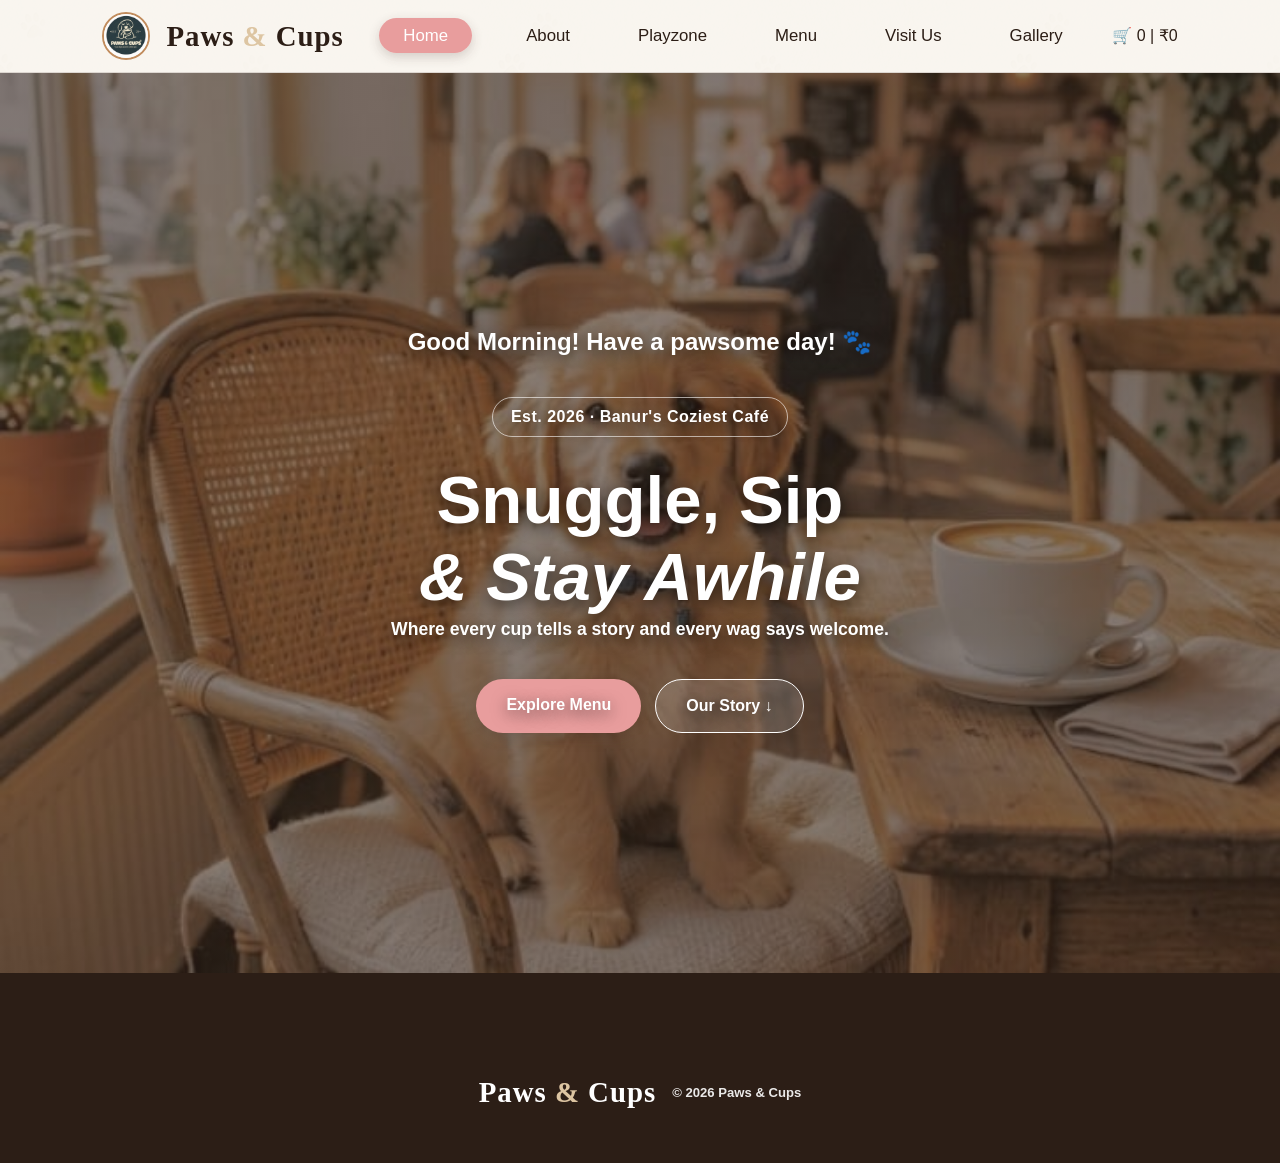
<file: index.html>
<!DOCTYPE html>
<html lang="en">
<head>
  <meta charset="UTF-8">
  <meta name="viewport" content="width=device-width, initial-scale=1.0">
  <title>Paws & Cups</title>
  <link rel="stylesheet" href="style2.css?v=3">
</head>
<body>

<!-- NAVBAR -->
<header>
  <nav class="navbar">
    <div class="logo-area">
      <img src="images/logo.png" class="logo" alt="Paws & Cups Logo">
      <span class="cafe-name">Paws <span class="and-sign">&</span> Cups</span>
    </div>

    <ul class="nav-links">
      <li><a href="index.html" class="active-link">Home</a></li>
      <li><a href="about2.html">About</a></li>
      <li><a href="Playzone.html">Playzone</a></li>
      <li><a href="menu2.html">Menu</a></li>
      <li><a href="contact2.html">Visit Us</a></li>
      <li><a href="gallery.html">Gallery</a></li>
    </ul>
    <div class="menu-icon">☰</div>

<div class="cart-box">
  🛒 <span id="cart-count">0</span> | <span id="cart-total">₹0</span>
</div>
  </nav>
</header>

<!-- HOME -->
<section id="home" class="home-section">
  <div class="home-text">
    <p id="status"></p>
    <span class="top-tag">Est. 2026 · Banur's Coziest Café</span>
    <h1>Snuggle, Sip<br><em>&amp; Stay Awhile</em></h1>
    <p>Where every cup tells a story and every wag says welcome.</p>
    <div class="home-buttons">
      <a href="menu2.html" class="pink-btn">Explore Menu</a>
      <a href="about2.html" class="clear-btn">Our Story ↓</a>
    </div>
  </div>
</section>

<!-- FOOTER -->
<footer>
  <div class="footer-middle">
    <span class="cafe-name small">Paws <span class="and-sign">&</span> Cups</span>
    <p>© 2026 Paws & Cups</p>
  </div>
</footer>
<script src="script.js"></script>


</body>
</html>
</file>
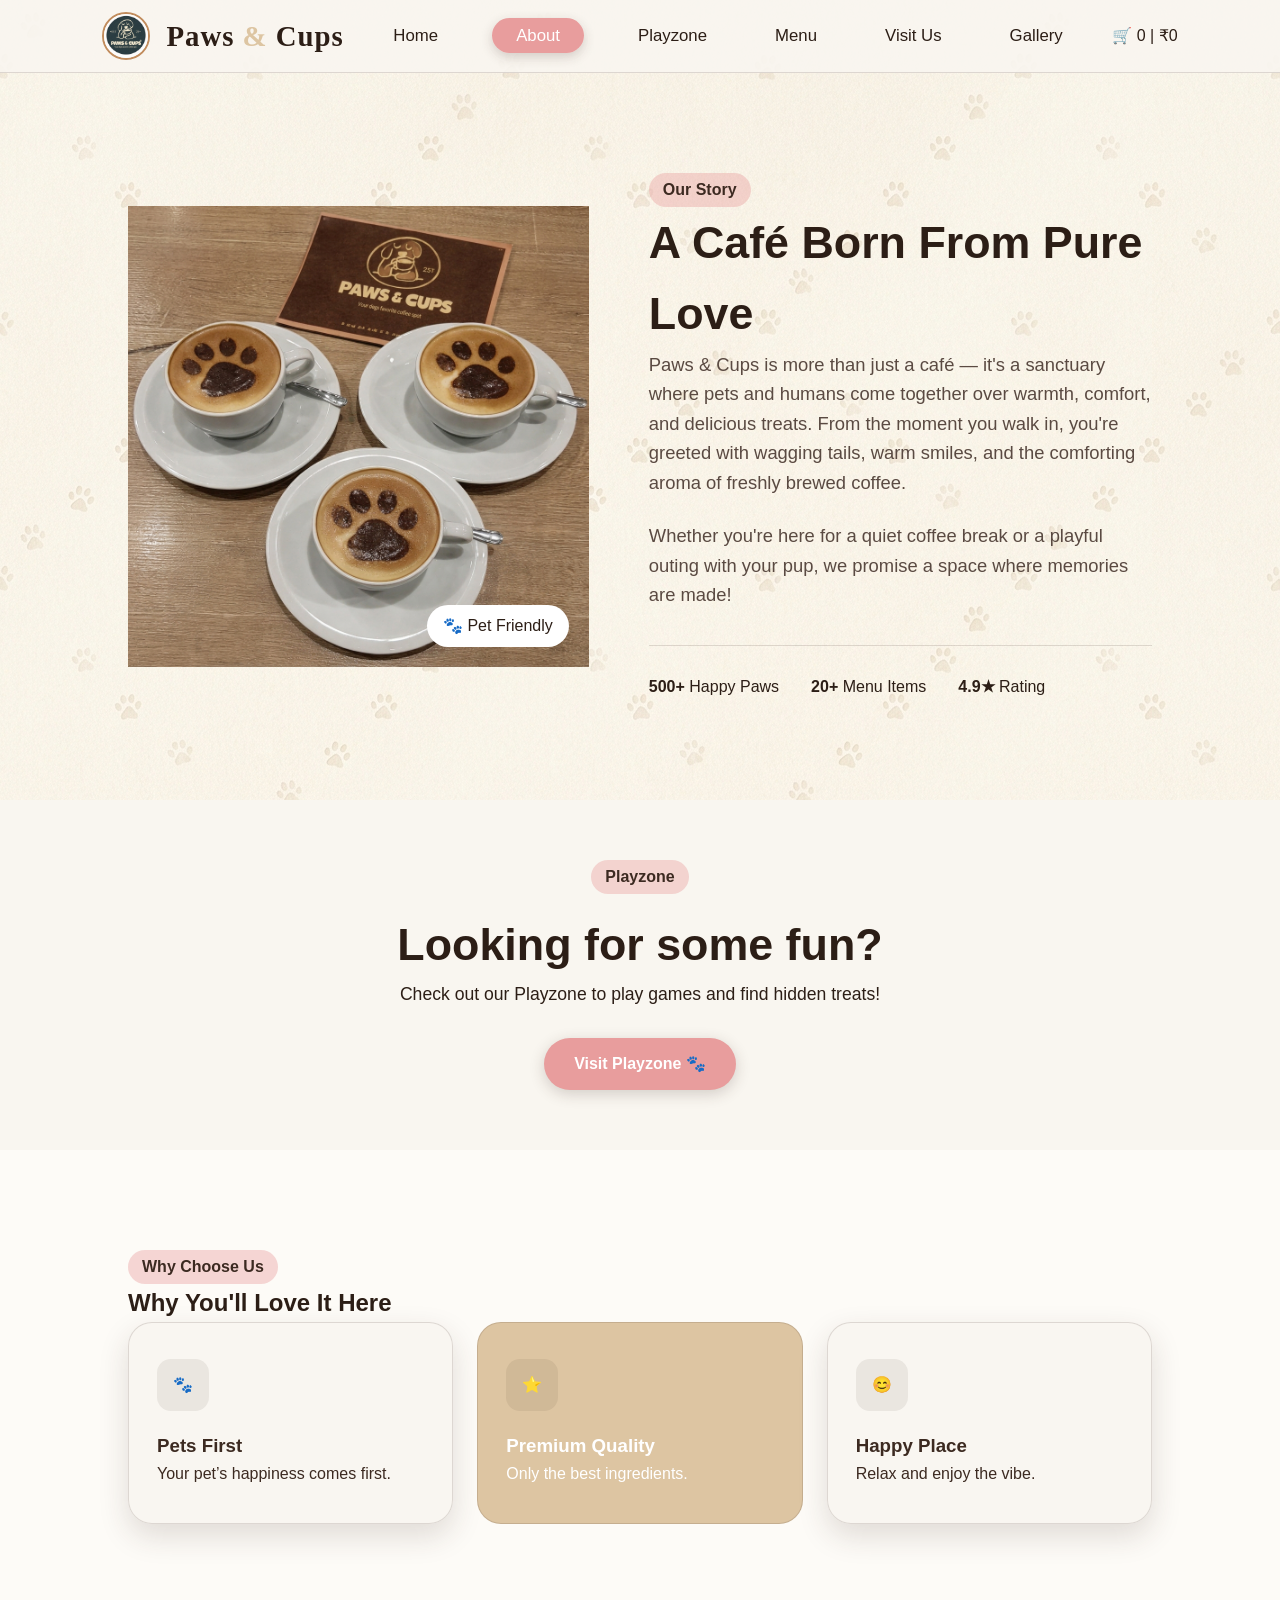
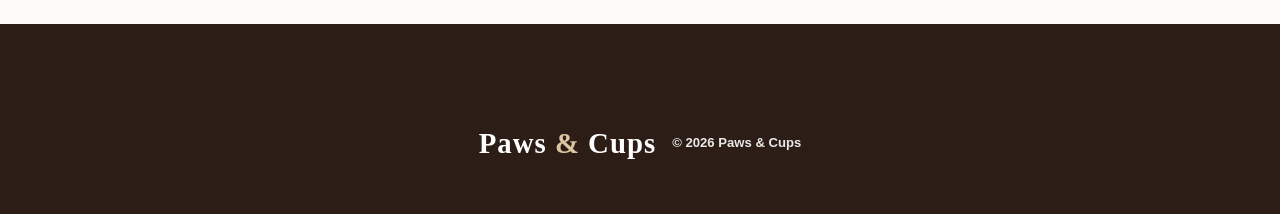
<file: about2.html>
<!DOCTYPE html>
<html lang="en">
<head>
<meta charset="UTF-8">
<meta name="viewport" content="width=device-width, initial-scale=1.0">
<title>About Us - Paws & Cups</title>

<link rel="stylesheet" href="style2.css?v=2">
</head>
<body>
<!-- NAVBAR -->
<header>
  <nav class="navbar">
    <div class="logo-area">
      <img src="images/logo.png" class="logo">
      <span class="cafe-name">Paws <span class="and-sign">&</span> Cups</span>
    </div>

    <ul class="nav-links">
      <li><a href="index.html">Home</a></li>
      <li><a href="about2.html" class="active-link">About</a></li>
      <li><a href="Playzone.html">Playzone</a></li>
      <li><a href="menu2.html">Menu</a></li>
      <li><a href="contact2.html">Visit Us</a></li>
      <li><a href="gallery.html">Gallery</a></li>
    </ul>
    <div class="menu-icon">☰</div>

<div class="cart-box">
  🛒 <span id="cart-count">0</span> | <span id="cart-total">₹0</span>
</div>
  </nav>
</header>

<!-- ABOUT -->
<section class="about">
  <div class="about-img-box">
    <img src="images/Cappuccino.png">
    <div class="about-img-note">🐾 Pet Friendly</div>
  </div>

  <div class="about-text">
    <span class="section-tag">Our Story</span>
    <h2>A Café Born From Pure Love</h2>
    <p>Paws & Cups is more than just a café — it's a sanctuary where pets and humans come together over warmth, comfort, and delicious treats.
    From the moment you walk in, you're greeted with wagging tails, warm smiles, and the comforting aroma of freshly brewed coffee.
    </p>
    <p>Whether you're here for a quiet coffee break or a playful outing with your pup, we promise a space where memories are made!</p>

    <div class="about-numbers">
      <div><strong>500+</strong><span> Happy Paws</span></div>
      <div><strong>20+</strong><span> Menu Items</span></div>
      <div><strong>4.9★</strong><span> Rating</span></div>
    </div>
  </div>
</section>

<!-- PLAYZONE CTA -->
<section style="text-align: center; padding: 60px 10%; background-color: var(--pink-light);">
  <span class="section-tag">Playzone</span>
  <h2 style="margin-top: 15px; font-family: var(--main-font); font-size: clamp(2rem, 3.5vw, 2.8rem);">Looking for some fun?</h2>
  <p style="margin-bottom: 30px; font-weight: 500; font-size: 1.1rem;">Check out our Playzone to play games and find hidden treats!</p>
  <a href="Playzone.html" class="pink-btn">Visit Playzone 🐾</a>
</section>

<!-- WHY -->
<section class="why">
  <span class="section-tag">Why Choose Us</span>
  <h2>Why You'll Love It Here</h2>

  <div class="why-row">
    <div class="why-box">
      <div class="why-icon">🐾</div>
      <h3>Pets First</h3>
      <p>Your pet’s happiness comes first.</p>
    </div>

    <div class="why-box why-box-pink">
      <div class="why-icon">⭐</div>
      <h3>Premium Quality</h3>
      <p>Only the best ingredients.</p>
    </div>

    <div class="why-box">
      <div class="why-icon">😊</div>
      <h3>Happy Place</h3>
      <p>Relax and enjoy the vibe.</p>
    </div>
  </div>
</section>

<footer>
  <div class="footer-middle">
    <span class="cafe-name small">Paws <span class="and-sign">&</span> Cups</span>
    <p>© 2026 Paws & Cups</p>
  </div>
</footer>
<script src="script.js"></script>
</body>
</html>
</file>
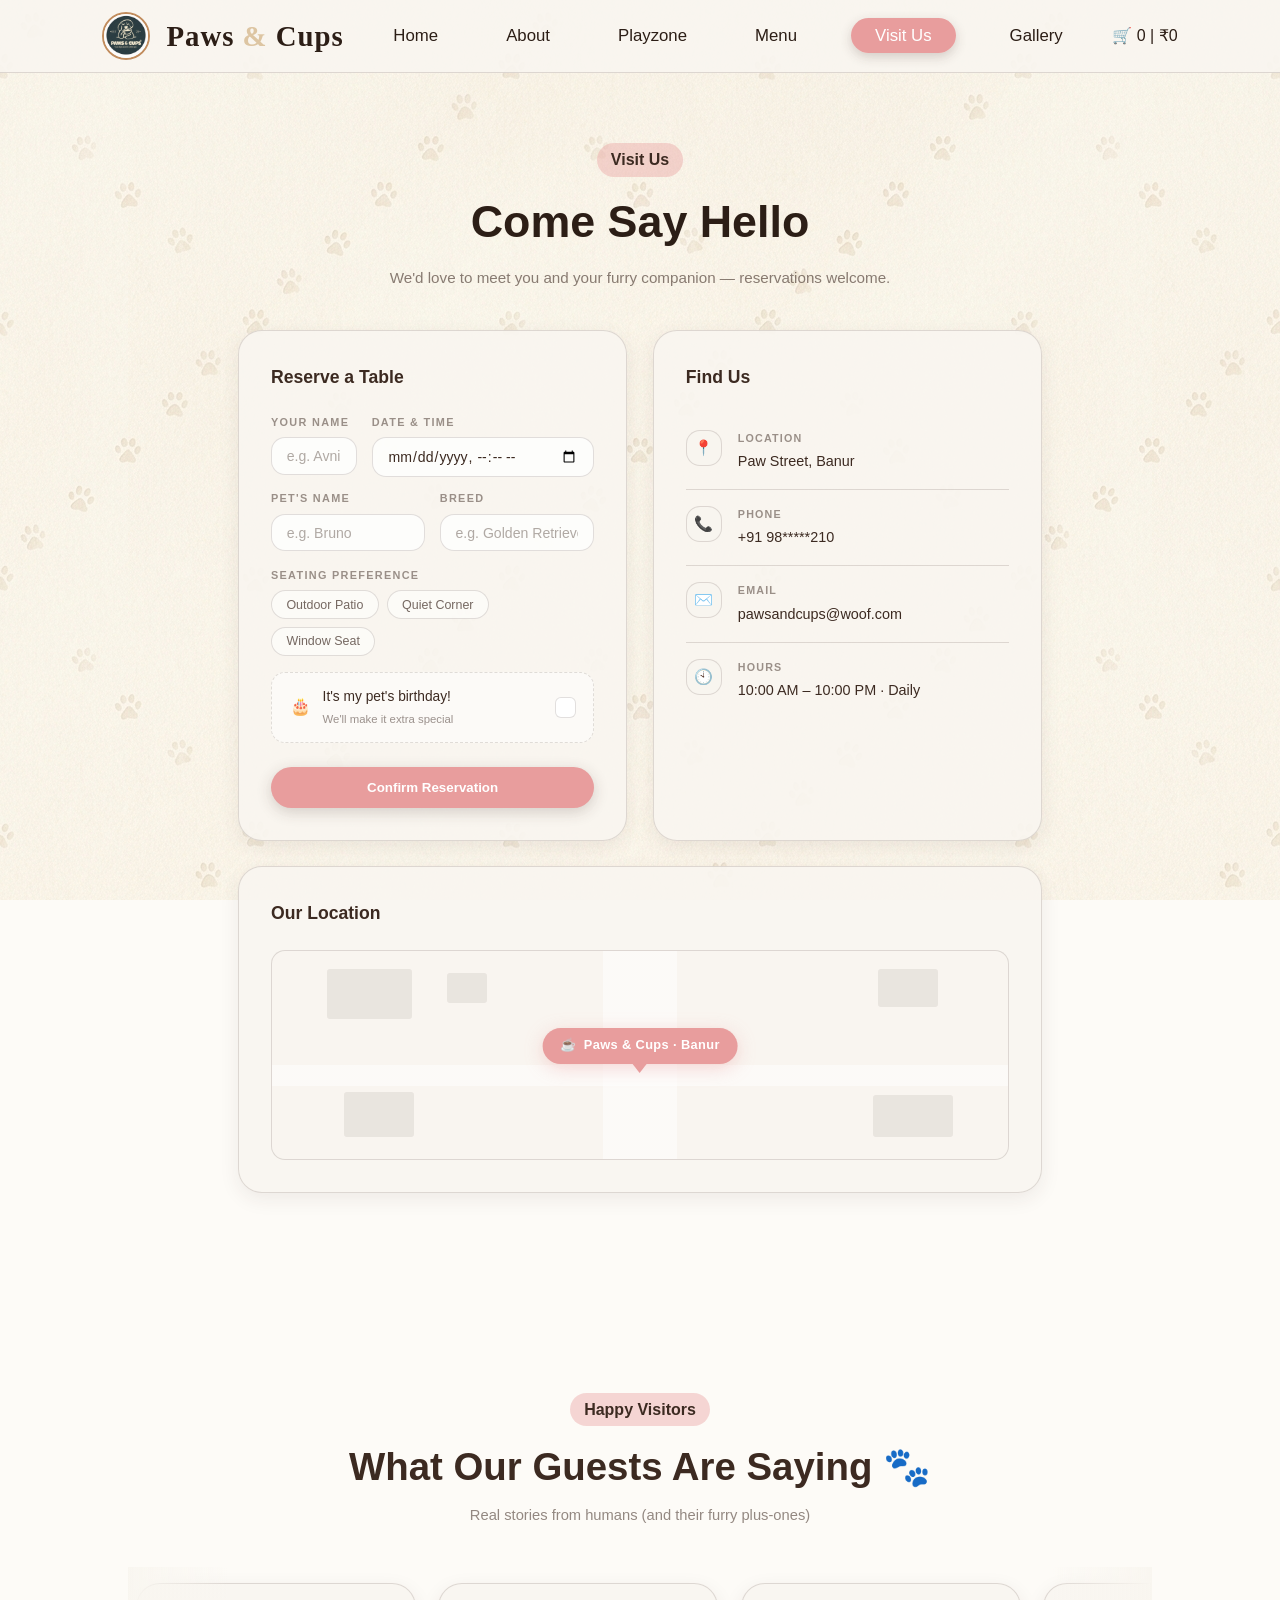
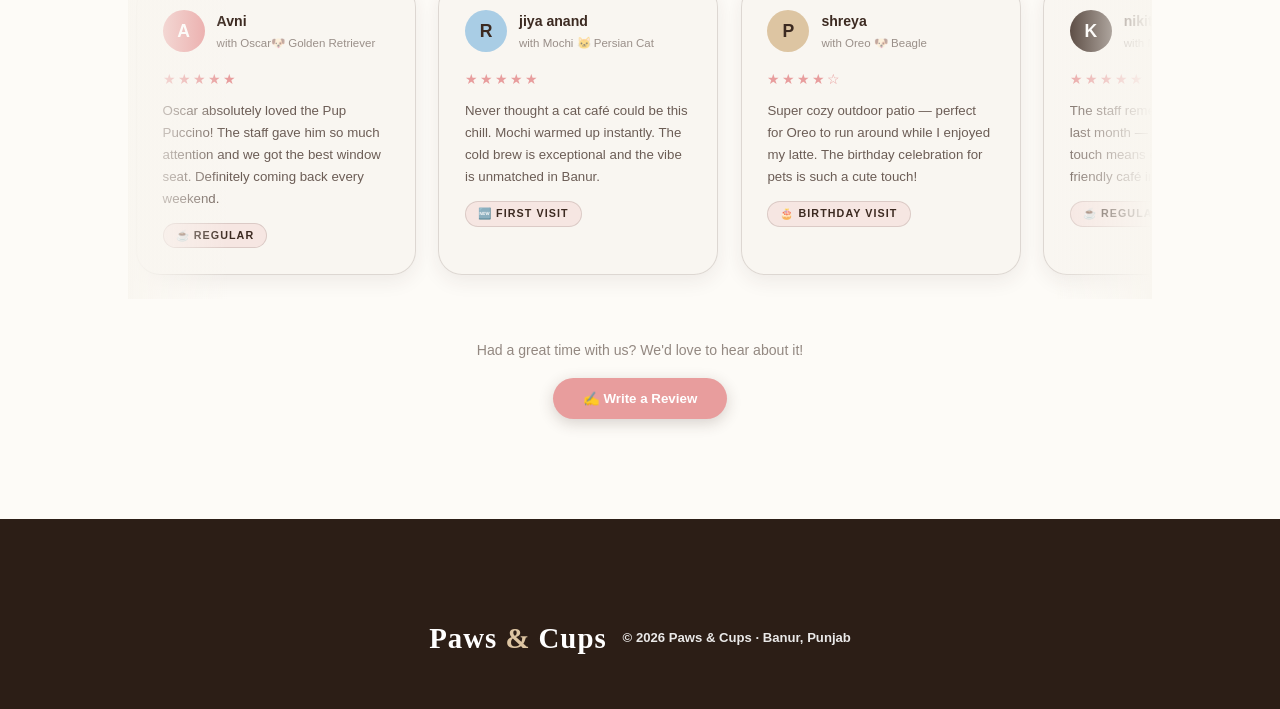
<file: contact2.html>
<!DOCTYPE html>
<html lang="en">
<head>
<meta charset="UTF-8">
<meta name="viewport" content="width=device-width, initial-scale=1.0">
<title>Visit Us — Paws & Cups</title>
<link rel="stylesheet" href="style2.css?v=3">
</head>
<body>
 
<!-- NAVBAR -->
<header>
  <nav class="navbar">
    <div class="logo-area">
      <img src="images/logo.png" class="logo" alt="Paws & Cups Logo">
      <span class="cafe-name">Paws <span class="and-sign">&</span> Cups</span>
    </div>
    <ul class="nav-links">
      <li><a href="index.html">Home</a></li>
      <li><a href="about2.html">About</a></li>
      <li><a href="Playzone.html">Playzone</a></li>
      <li><a href="menu2.html">Menu</a></li>
      <li><a href="contact2.html" class="active-link">Visit Us</a></li>
      <li><a href="gallery.html">Gallery</a></li>
    </ul>
    <div class="menu-icon">☰</div>
    <div class="cart-box">
      🛒 <span id="cart-count">0</span> | <span id="cart-total">₹0</span>
    </div>
  </nav>
</header>
 

<!-- PAGE -->
<main class="contact-page">
 
  <!-- Hero -->
  <div class="contact-hero">
    <span class="section-tag" id="eyebrow-text">Visit Us</span>
    <h2 id="hero-heading">Come Say Hello</h2>
    <p id="hero-sub">We'd love to meet you and your furry companion — reservations welcome.</p>


  </div>
 
  <div class="contact-grid">
 
    <!-- Reservation Card -->
    <div class="contact-card booking-card">
      <p class="contact-card-title">Reserve a Table</p>
 
      <div class="contact-grid2">
        <div class="field">
          <label>Your Name</label>
          <input type="text" id="res-name" placeholder="e.g. Avni">
        </div>
        <div class="field">
          <label>Date &amp; Time</label>
          <input type="datetime-local" id="res-datetime">
        </div>
      </div>
 
      <div class="contact-grid2">
        <div class="field">
          <label>Pet's Name</label>
          <input type="text" id="pet-name" placeholder="e.g. Bruno">
        </div>
        <div class="field">
          <label>Breed</label>
          <input type="text" id="pet-breed" placeholder="e.g. Golden Retriever">
        </div>
      </div>
 
      <div class="field">
        <label>Seating Preference</label>
        <div class="seat-row" id="seatRow">
          <button class="seat-pill" data-seat="outdoor">Outdoor Patio</button>
          <button class="seat-pill" data-seat="quiet">Quiet Corner</button>
          <button class="seat-pill" data-seat="window">Window Seat</button>
        </div>
      </div>
 
      <div class="bday-toggle" id="bdayToggle">
        <div class="bday-left">
          <span class="bday-icon">🎂</span>
          <div>
            <div class="bday-text">It's my pet's birthday!</div>
            <div class="bday-sub">We'll make it extra special</div>
          </div>
        </div>
        <div class="bday-check-box" id="bdayBox">✓</div>
      </div>
 
      <button class="pink-btn book-btn" id="bookBtn">
        <span id="bookBtnText">Confirm Reservation</span>
      </button>
    </div>
 
    <!-- Info Card -->
    <div class="contact-card info-card">
      <p class="contact-card-title" id="info-title">Find Us</p>
 
      <div class="info-item">
        <div class="info-icon">📍</div>
        <div>
          <div class="info-label">Location</div>
          <div class="info-val">Paw Street, Banur</div>
        </div>
      </div>
      <div class="info-item">
        <div class="info-icon">📞</div>
        <div>
          <div class="info-label">Phone</div>
          <div class="info-val">+91 98*****210</div>
        </div>
      </div>
      <div class="info-item">
        <div class="info-icon">✉️</div>
        <div>
          <div class="info-label">Email</div>
          <div class="info-val">pawsandcups@woof.com</div>
        </div>
      </div>
      <div class="info-item">
        <div class="info-icon">🕙</div>
        <div>
          <div class="info-label">Hours</div>
          <div class="info-val hours-val" id="hoursVal">10:00 AM – 10:00 PM · Daily</div>
          <div class="yappy">All day is Yappy Hour here 🐾</div>
        </div>
      </div>
    </div>
 
    <!-- Map Card -->
    <div class="contact-card map-card">
      <p class="contact-card-title" id="map-title">Our Location</p>
      <div class="map-wrap">
        <div class="map-block" style="width:85px;height:50px;top:18px;left:55px;"></div>
        <div class="map-block" style="width:60px;height:38px;top:18px;right:70px;"></div>
        <div class="map-block" style="width:70px;height:45px;bottom:22px;left:72px;"></div>
        <div class="map-block" style="width:80px;height:42px;bottom:22px;right:55px;"></div>
        <div class="map-block" style="width:40px;height:30px;top:22px;left:175px;"></div>
        <div class="map-pin-wrap">
          <div class="map-bubble">
            <span id="mapPinIcon">☕</span>
            <span>Paws &amp; Cups · Banur</span>
          </div>
          <div class="map-bubble-tail"></div>
        </div>
      </div>
    </div>
 

 
  </div>
</main>




 <!-- REVIEWS SECTION -->
<section class="reviews-section">
  <span class="section-tag">Happy Visitors</span>
  <h2>What Our Guests Are Saying 🐾</h2>
  <p class="reviews-sub">Real stories from humans (and their furry plus-ones)</p>

  <div class="reviews-track-wrap">
    <div class="reviews-track" id="reviewsTrack">

      <div class="review-card">
        <div class="review-top">
          <div class="reviewer-avatar" style="background:var(--pink-mid);">A</div>
          <div class="reviewer-info">
            <p class="reviewer-name">Avni </p>
            <p class="reviewer-pet">with Oscar🐶 Golden Retriever</p>
          </div>
        </div>
        <div class="review-stars">★★★★★</div>
        <p class="review-text">Oscar absolutely loved the Pup Puccino! The staff gave him so much attention and we got the best window seat. Definitely coming back every weekend.</p>
        <span class="review-tag">☕ Regular</span>
      </div>

      <div class="review-card">
        <div class="review-top">
          <div class="reviewer-avatar" style="background:var(--green); color:var(--dark);">R</div>
          <div class="reviewer-info">
            <p class="reviewer-name">jiya anand</p>
            <p class="reviewer-pet">with Mochi 🐱 Persian Cat</p>
          </div>
        </div>
        <div class="review-stars">★★★★★</div>
        <p class="review-text">Never thought a cat café could be this chill. Mochi warmed up instantly. The cold brew is exceptional and the vibe is unmatched in Banur.</p>
        <span class="review-tag">🆕 First Visit</span>
      </div>

      <div class="review-card">
        <div class="review-top">
          <div class="reviewer-avatar" style="background:var(--pink-main); color:var(--dark);">P</div>
          <div class="reviewer-info">
            <p class="reviewer-name">shreya</p>
            <p class="reviewer-pet">with Oreo 🐶 Beagle</p>
          </div>
        </div>
        <div class="review-stars">★★★★☆</div>
        <p class="review-text">Super cozy outdoor patio — perfect for Oreo to run around while I enjoyed my latte. The birthday celebration for pets is such a cute touch!</p>
        <span class="review-tag">🎂 Birthday Visit</span>
      </div>

      <div class="review-card">
        <div class="review-top">
          <div class="reviewer-avatar" style="background:var(--dark);">K</div>
          <div class="reviewer-info">
            <p class="reviewer-name">nikita</p>
            <p class="reviewer-pet">with Noodles 🐶 Shih Tzu</p>
          </div>
        </div>
        <div class="review-stars">★★★★★</div>
        <p class="review-text">The staff remembered Noodles from last month — that kind of personal touch means everything. Best pet-friendly café in Punjab, hands down.</p>
        <span class="review-tag">☕ Regular</span>
      </div>

      <div class="review-card">
        <div class="review-top">
          <div class="reviewer-avatar" style="background:var(--pink-gradient-dark);">S</div>
          <div class="reviewer-info">
            <p class="reviewer-name">ashok chitkara</p>
            <p class="reviewer-pet">with Butter 🐱 Tabby Cat</p>
          </div>
        </div>
        <div class="review-stars">★★★★★</div>
        <p class="review-text">Butter is very anxious around crowds but the quiet corner seating was perfect. She even fell asleep on the cushion. 10/10 would come daily.</p>
        <span class="review-tag">🌿 Calm Vibes</span>
      </div>

      <div class="review-card">
        <div class="review-top">
          <div class="reviewer-avatar" style="background:var(--pink-main); color:var(--dark);">D</div>
          <div class="reviewer-info">
            <p class="reviewer-name">yogendra </p>
            <p class="reviewer-pet">with Max 🐶 Labrador</p>
          </div>
        </div>
        <div class="review-stars">★★★★☆</div>
        <p class="review-text">Great ambience and even better coffee. Max made three new friends while I worked on my laptop. The WiFi is solid too — great remote work spot!</p>
        <span class="review-tag">💻 Work & Paws</span>
      </div>

      <!-- Duplicate set for seamless infinite loop -->
      <div class="review-card">
        <div class="review-top">
          <div class="reviewer-avatar" style="background:var(--pink-mid);">A</div>
          <div class="reviewer-info"><p class="reviewer-name">Avni </p><p class="reviewer-pet">with Bruno 🐶 Golden Retriever</p></div>
        </div>
        <div class="review-stars">★★★★★</div>
        <p class="review-text">Bruno absolutely loved the Pup Puccino! The staff gave him so much attention and we got the best window seat. Definitely coming back every weekend.</p>
        <span class="review-tag">☕ Regular</span>
      </div>
      <div class="review-card">
        <div class="review-top">
          <div class="reviewer-avatar" style="background:var(--green); color:var(--dark);">R</div>
          <div class="reviewer-info"><p class="reviewer-name">jiya anand</p><p class="reviewer-pet">with Mochi 🐱 Persian Cat</p></div>
        </div>
        <div class="review-stars">★★★★★</div>
        <p class="review-text">Never thought a cat café could be this chill. Mochi warmed up instantly. The cold brew is exceptional and the vibe is unmatched in Banur.</p>
        <span class="review-tag">🆕 First Visit</span>
      </div>
      <div class="review-card">
        <div class="review-top">
          <div class="reviewer-avatar" style="background:var(--pink-main); color:var(--dark);">P</div>
          <div class="reviewer-info"><p class="reviewer-name">shreya</p><p class="reviewer-pet">with Oreo 🐶 Beagle</p></div>
        </div>
        <div class="review-stars">★★★★☆</div>
        <p class="review-text">Super cozy outdoor patio — perfect for Oreo to run around while I enjoyed my latte. The birthday celebration for pets is such a cute touch!</p>
        <span class="review-tag">🎂 Birthday Visit</span>
      </div>
      <div class="review-card">
        <div class="review-top">
          <div class="reviewer-avatar" style="background:var(--dark);">K</div>
          <div class="reviewer-info"><p class="reviewer-name">nikita</p><p class="reviewer-pet">with Noodles 🐶 Shih Tzu</p></div>
        </div>
        <div class="review-stars">★★★★★</div>
        <p class="review-text">The staff remembered Noodles from last month — that kind of personal touch means everything. Best pet-friendly café in Punjab, hands down.</p>
        <span class="review-tag">☕ Regular</span>
      </div>
      <div class="review-card">
        <div class="review-top">
          <div class="reviewer-avatar" style="background:var(--pink-gradient-dark);">S</div>
          <div class="reviewer-info"><p class="reviewer-name">ashok chitkara</p><p class="reviewer-pet">with Butter 🐱 Tabby Cat</p></div>
        </div>
        <div class="review-stars">★★★★★</div>
        <p class="review-text">Butter is very anxious around crowds but the quiet corner seating was perfect. She even fell asleep on the cushion. 10/10 would come daily.</p>
        <span class="review-tag">🌿 Calm Vibes</span>
      </div>
      <div class="review-card">
        <div class="review-top">
          <div class="reviewer-avatar" style="background:var(--pink-main); color:var(--dark);">D</div>
          <div class="reviewer-info"><p class="reviewer-name">yodendra</p><p class="reviewer-pet">with Max 🐶 Labrador</p></div>
        </div>
        <div class="review-stars">★★★★☆</div>
        <p class="review-text">Great ambience and even better coffee. Max made three new friends while I worked on my laptop. The WiFi is solid too — great remote work spot!</p>
        <span class="review-tag">💻 Work & Paws</span>
      </div>

    </div>
  </div>

  <div class="write-review-wrap">
    <p>Had a great time with us? We'd love to hear about it!</p>
    <button class="pink-btn" onclick="openReviewModal()">✍️ Write a Review</button>
  </div>
</section>

<!-- Review Modal -->
<div class="review-modal-backdrop" id="reviewModalBackdrop">
  <div class="review-modal">
    <h3>Share Your Experience 🐾</h3>
    <p class="modal-sub">Tell us about your visit — we read every review!</p>
    <div class="star-picker" id="starPicker">
      <span data-val="1">⭐</span>
      <span data-val="2">⭐</span>
      <span data-val="3">⭐</span>
      <span data-val="4">⭐</span>
      <span data-val="5">⭐</span>
    </div>
    <div class="field">
      <label>Your Name</label>
      <input type="text" id="review-name" placeholder="e.g. Avni">
    </div>
    <div class="field">
      <label>Your Pet's Name & Breed</label>
      <input type="text" id="review-pet" placeholder="e.g. Bruno · Golden Retriever">
    </div>
    <div class="field">
      <label>Your Review</label>
      <textarea id="review-text" placeholder="What did you love about your visit?"></textarea>
    </div>
    <div class="modal-actions">
      <button class="modal-cancel" onclick="closeReviewModal()">Cancel</button>
      <button class="modal-submit" onclick="submitReview()">Post Review 🐾</button>
    </div>
  </div>
</div>
 
<!-- MODAL -->
<div class="modal-backdrop" id="modalBackdrop">
  <div class="modal-card">
    <span class="modal-emoji" id="modalEmoji">🐾</span>
    <h3 id="modalTitle">Table Reserved!</h3>
    <p id="modalMsg">We're looking forward to welcoming you and your furry friend.</p>
    <button class="modal-close pink-btn" onclick="closeModal()">Perfect, thank you</button>
  </div>
</div>
 
<canvas id="confetti-canvas"></canvas>
 
<!-- FOOTER -->
<footer>
  <div class="footer-middle">
    <span class="cafe-name">Paws <span class="and-sign">&</span> Cups</span>
    <p>© 2026 Paws &amp; Cups · Banur, Punjab</p>
  </div>
</footer>
 
<script src="script.js"></script>
</body>
</html>
</file>
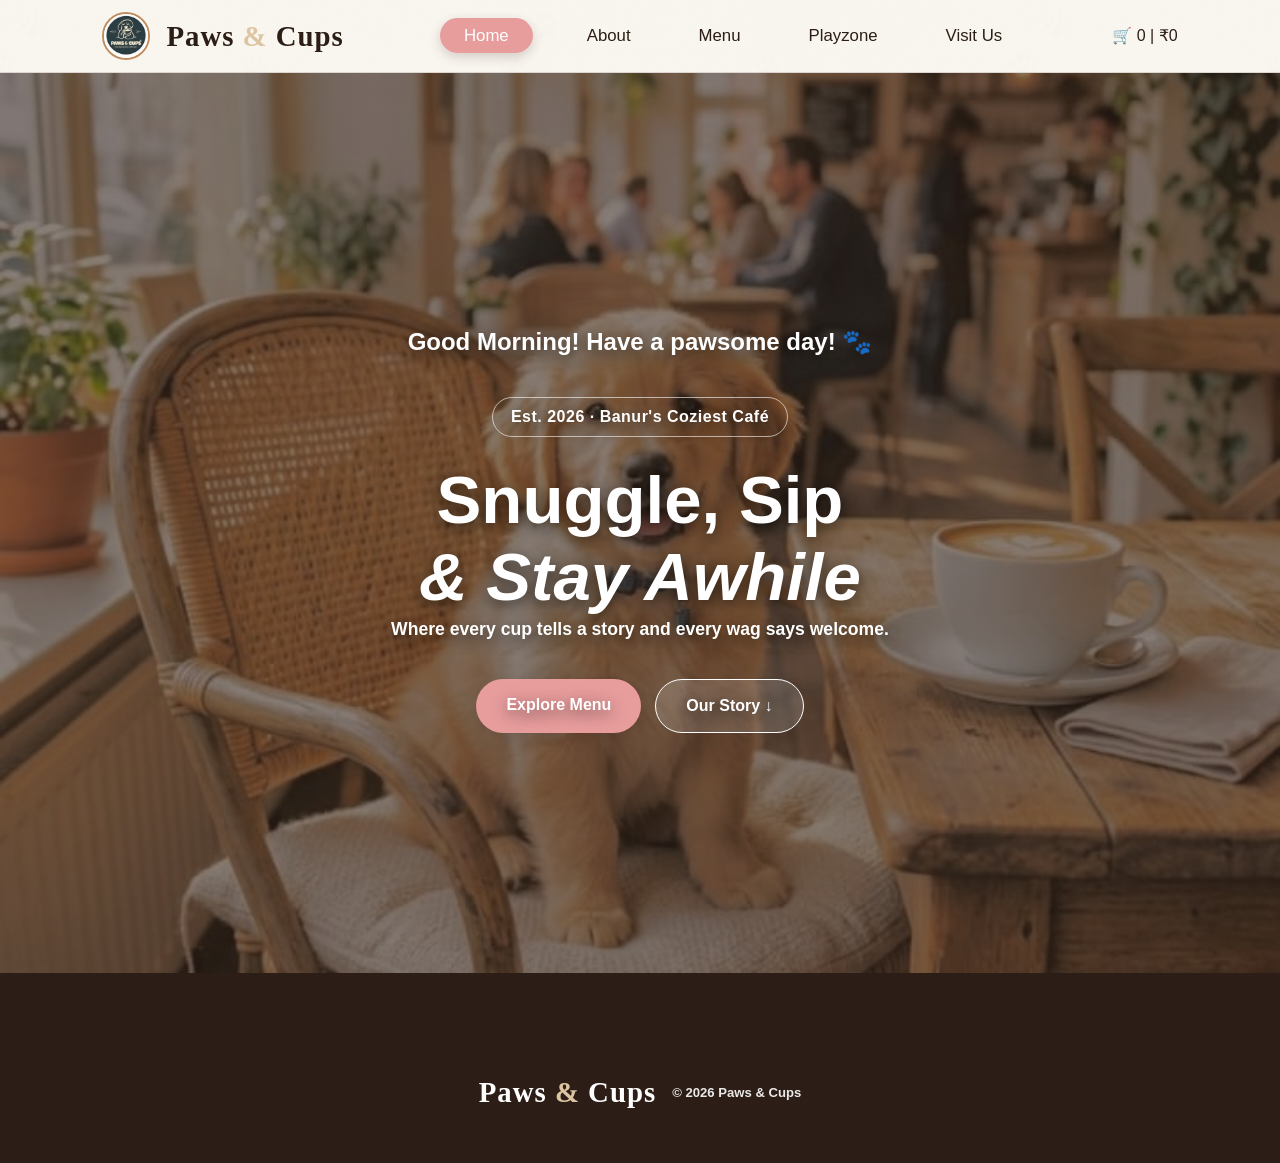
<file: index2.html>
<!DOCTYPE html>
<html lang="en">
<head>
  <meta charset="UTF-8">
  <meta name="viewport" content="width=device-width, initial-scale=1.0">
  <title>Paws & Cups</title>
  <link rel="stylesheet" href="style2.css">
</head>
<body>

<!-- NAVBAR -->
<header>
  <nav class="navbar">
    <div class="logo-area">
      <img src="images/logo.png" class="logo" alt="Paws & Cups Logo">
      <span class="cafe-name">Paws <span class="and-sign">&</span> Cups</span>
    </div>

    <ul class="nav-links">
      <li><a href="index2.html" class="active-link">Home</a></li>
      <li><a href="about2.html">About</a></li>
      <li><a href="menu2.html">Menu</a></li>
      <li><a href="Playzone.html">Playzone</a></li>
      <li><a href="contact2.html">Visit Us</a></li>
    </ul>
    <div class="menu-icon">☰</div>

<div class="cart-box">
  🛒 <span id="cart-count">0</span> | <span id="cart-total">₹0</span>
</div>
  </nav>
</header>

<!-- HOME -->
<section id="home" class="home-section">
  <div class="home-text">
    <p id="status"></p>
    <span class="top-tag">Est. 2026 · Banur's Coziest Café</span>
    <h1>Snuggle, Sip<br><em>&amp; Stay Awhile</em></h1>
    <p>Where every cup tells a story and every wag says welcome.</p>
    <div class="home-buttons">
      <a href="menu2.html" class="pink-btn">Explore Menu</a>
      <a href="about2.html" class="clear-btn">Our Story ↓</a>
    </div>
  </div>
</section>

<!-- FOOTER -->
<footer>
  <div class="footer-middle">
    <span class="cafe-name small">Paws <span class="and-sign">&</span> Cups</span>
    <p>© 2026 Paws & Cups</p>
  </div>
</footer>
<script src="script.js"></script>


</body>
</html>
</file>
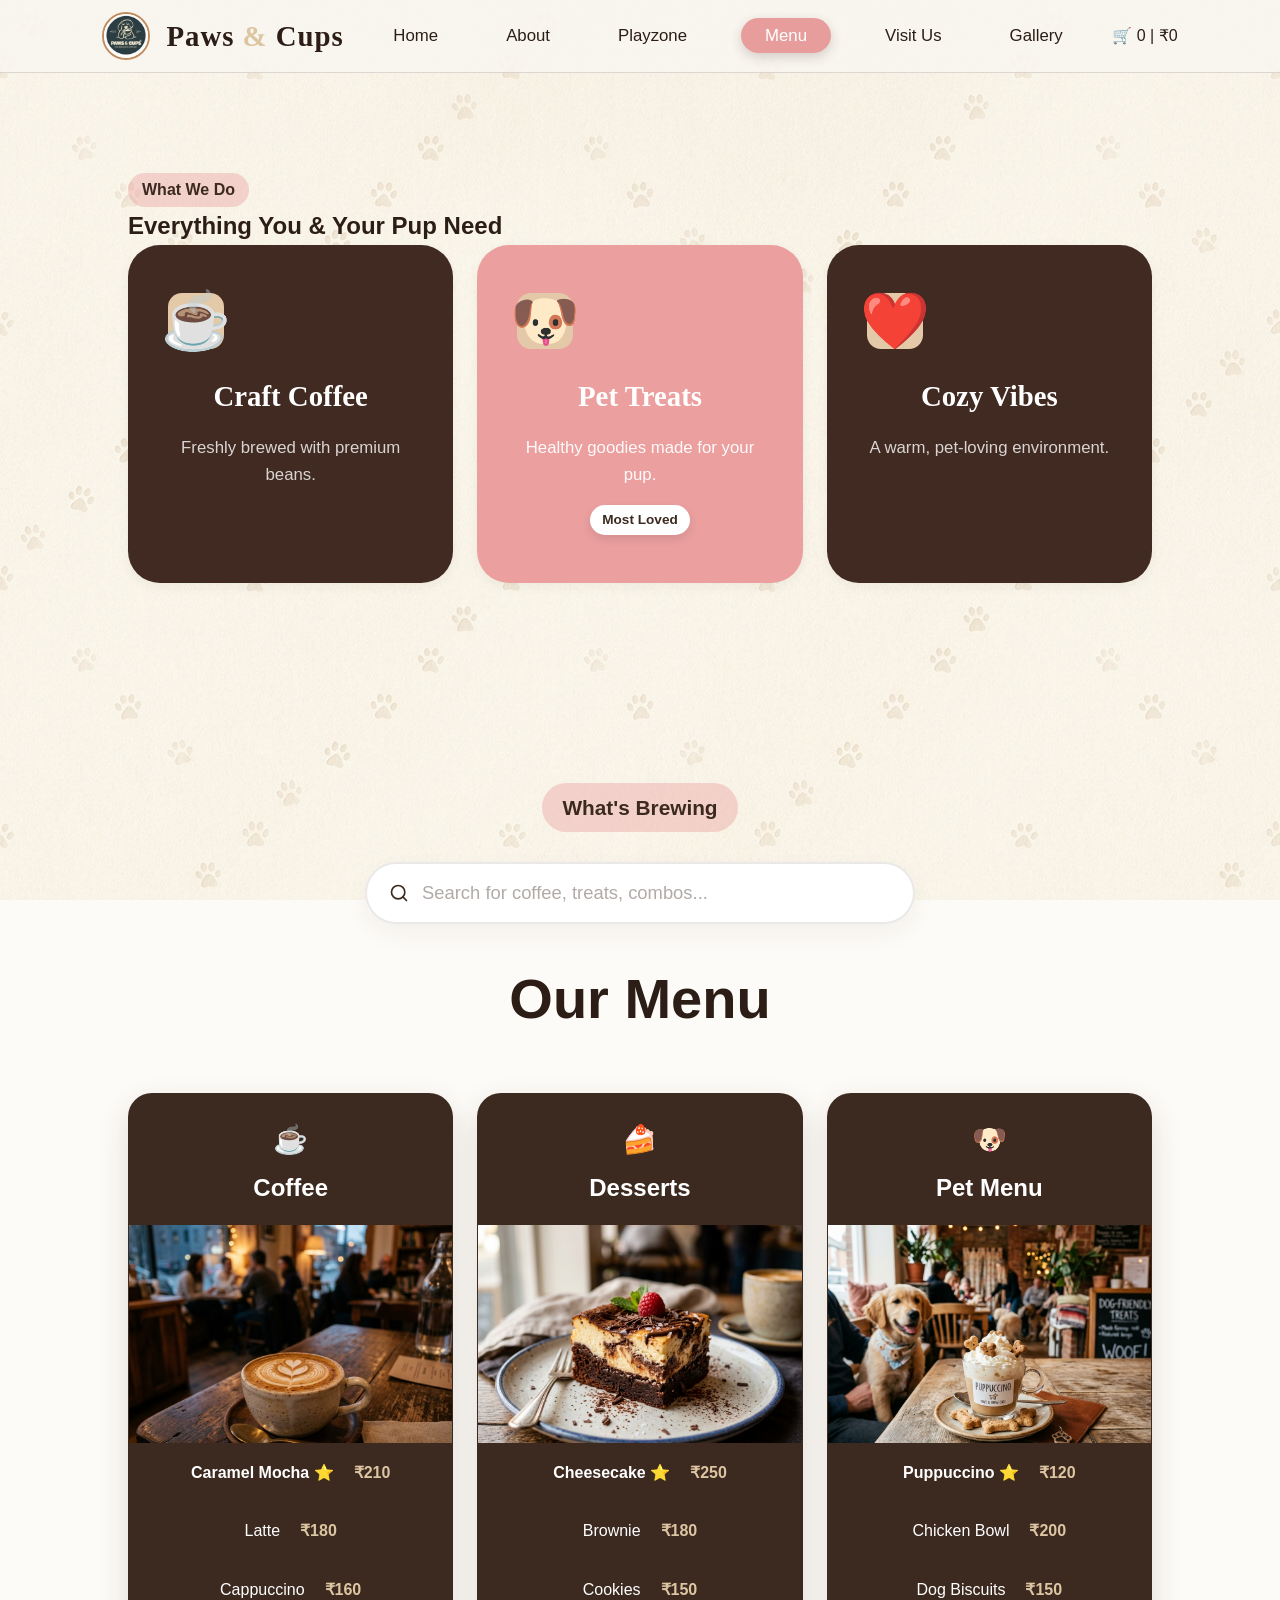
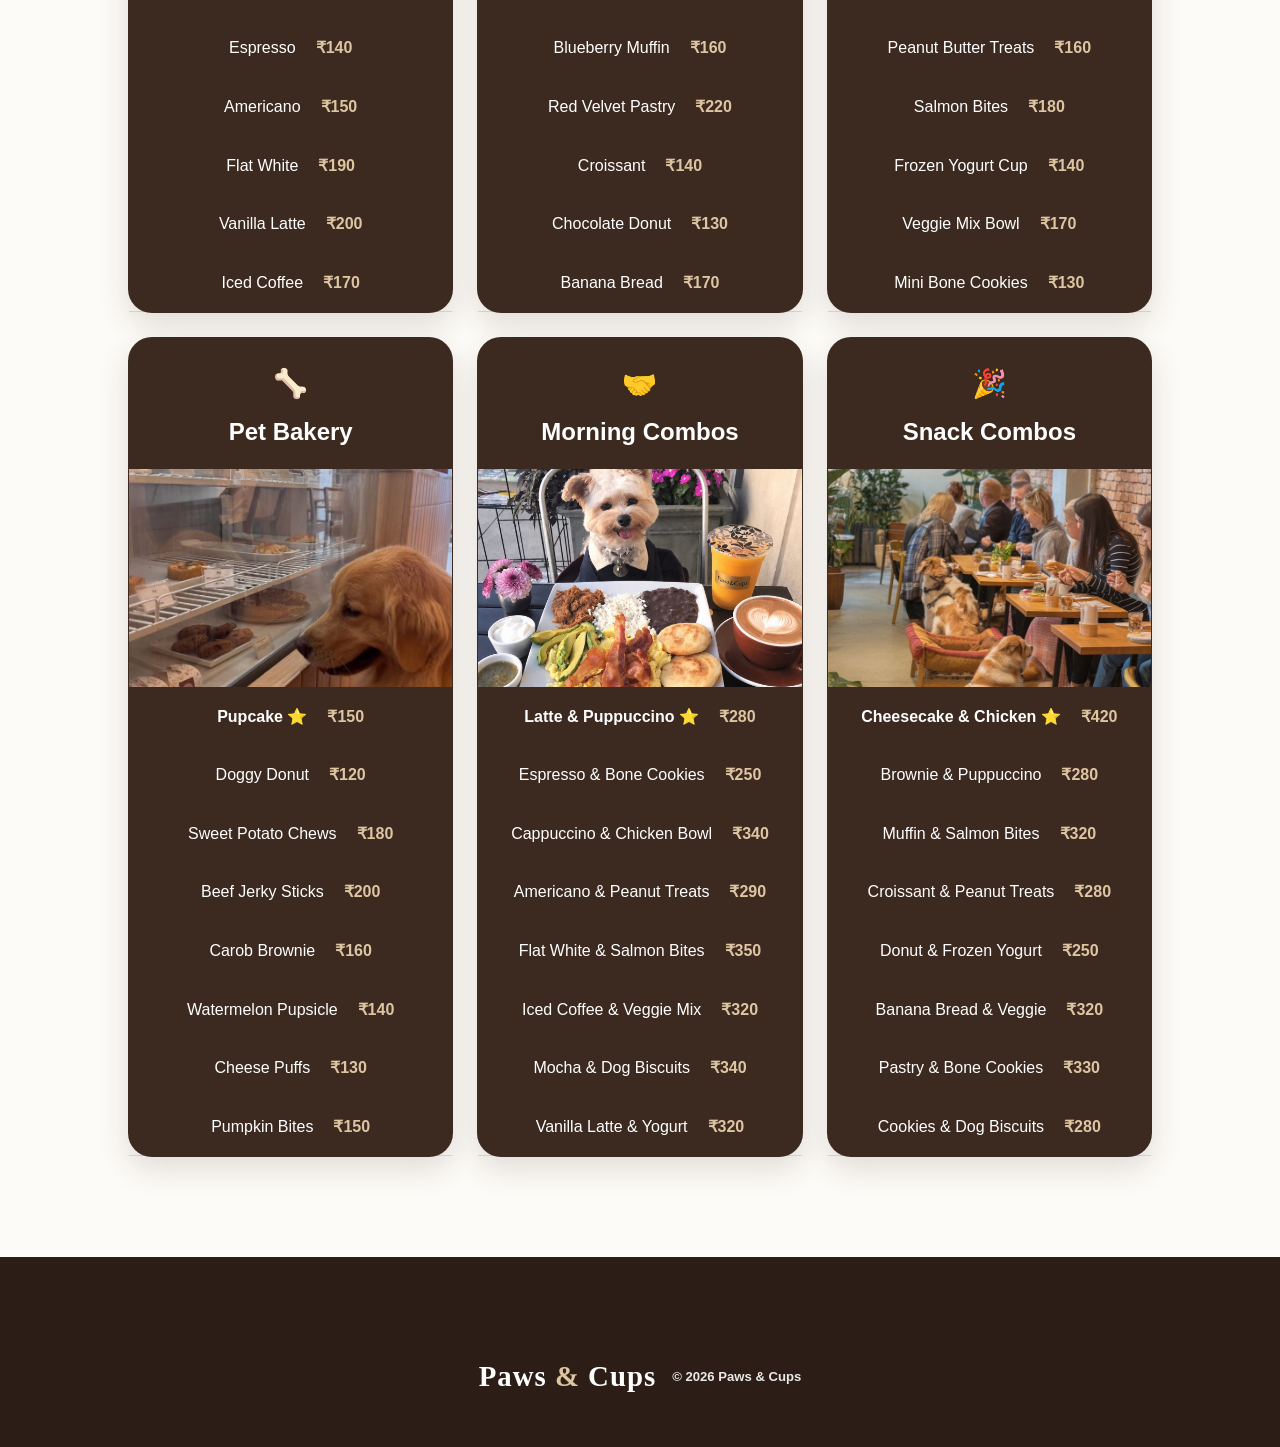
<file: menu2.html>
<!DOCTYPE html>
<html lang="en">
<head>
<meta charset="UTF-8">
<meta name="viewport" content="width=device-width, initial-scale=1.0">
<title>Menu - Paws & Cups</title>

<link rel="stylesheet" href="style2.css?v=4">
</head>
<body>
<!-- NAVBAR -->
<header>
  <nav class="navbar">
    <div class="logo-area">
      <img src="images/logo.png" class="logo">
      <span class="cafe-name">Paws <span class="and-sign">&</span> Cups</span>
    </div>

    <ul class="nav-links">
      <li><a href="index.html">Home</a></li>
      <li><a href="about2.html">About</a></li>
      <li><a href="Playzone.html">Playzone</a></li>
      <li><a href="menu2.html" class="active-link">Menu</a></li>
      <li><a href="contact2.html">Visit Us</a></li>
      <li><a href="gallery.html">Gallery</a></li>
    </ul>
    <div class="menu-icon">☰</div>

<div class="cart-box">
  🛒 <span id="cart-count">0</span> | <span id="cart-total">₹0</span>
</div>
  </nav>
</header>

<!-- OFFERINGS -->
<section class="offerings">
  <span class="section-tag">What We Do</span>
  <h2>Everything You & Your Pup Need</h2>

  <div class="cards">
    <div class="card" style="background: #402a22; border-color: rgba(255, 255, 255, 0.1);">
      <div class="card-icon" style="background: #e3c9a8;">☕</div>
      <h3 style="color: #ffffff;">Craft Coffee</h3>
      <p style="color: rgba(255, 255, 255, 0.8);">Freshly brewed with premium beans.</p>
    </div>

    <div class="card card-special" style="background: #eb9f9f; border-color: rgba(255, 255, 255, 0.2);">
      <div class="card-icon" style="background: #e3c9a8;">🐶</div>
      <h3 style="color: #ffffff;">Pet Treats</h3>
      <p style="color: rgba(255, 255, 255, 0.95);">Healthy goodies made for your pup.</p>
      <span class="card-label" style="background: #ffffff; color: #3C2A21;">Most Loved</span>
    </div>

    <div class="card" style="background: #402a22; border-color: rgba(255, 255, 255, 0.1);">
      <div class="card-icon" style="background: #e3c9a8;">❤️</div>
      <h3 style="color: #ffffff;">Cozy Vibes</h3>
      <p style="color: rgba(255, 255, 255, 0.8);">A warm, pet-loving environment.</p>
    </div>
  </div>
</section>

<!-- MENU -->
<section class="menu">
  <div class="menu-top-section">
    <span class="section-tag menu-tag">What's Brewing</span>
    <input type="text" id="menuSearch" placeholder="Search for coffee, treats, combos..." class="search-box">
    <h2 class="menu-title">Our Menu</h2>
  </div>

  <div class="menu-row">

    <!-- COFFEE -->
    <div class="menu-card">
      <div class="menu-card-top">
        <span class="menu-emoji">☕</span>
        <h2>Coffee</h2>
      </div>
      <img src="images/menu_coffee.png" class="menu-photo">
      <ul class="menu-list">
        <li><span><strong>Caramel Mocha ⭐</strong></span><span class="price">₹210</span></li>
        <li><span>Latte</span><span class="price">₹180</span></li>
        <li><span>Cappuccino</span><span class="price">₹160</span></li>
        <li><span>Espresso</span><span class="price">₹140</span></li>
        <li><span>Americano</span><span class="price">₹150</span></li>
        <li><span>Flat White</span><span class="price">₹190</span></li>
        <li><span>Vanilla Latte</span><span class="price">₹200</span></li>
        <li><span>Iced Coffee</span><span class="price">₹170</span></li>
      </ul>
    </div>

    <!-- DESSERTS -->
    <div class="menu-card">
      <div class="menu-card-top">
        <span class="menu-emoji">🍰</span>
        <h2>Desserts</h2>
      </div>
      <img src="images/menu_dessert.png" class="menu-photo">
      <ul class="menu-list">
        <li><span><strong>Cheesecake ⭐</strong></span><span class="price">₹250</span></li>
        <li><span>Brownie</span><span class="price">₹180</span></li>
        <li><span>Cookies</span><span class="price">₹150</span></li>
        <li><span>Blueberry Muffin</span><span class="price">₹160</span></li>
        <li><span>Red Velvet Pastry</span><span class="price">₹220</span></li>
        <li><span>Croissant</span><span class="price">₹140</span></li>
        <li><span>Chocolate Donut</span><span class="price">₹130</span></li>
        <li><span>Banana Bread</span><span class="price">₹170</span></li>
      </ul>
    </div>

    <!-- PET MENU -->
    <div class="menu-card">
      <div class="menu-card-top">
        <span class="menu-emoji">🐶</span>
        <h2>Pet Menu</h2>
      </div>
      <img src="images/menu_pet.png" class="menu-photo">
      <ul class="menu-list">
        <li><span><strong>Puppuccino ⭐</strong></span><span class="price">₹120</span></li>
        <li><span>Chicken Bowl</span><span class="price">₹200</span></li>
        <li><span>Dog Biscuits</span><span class="price">₹150</span></li>
        <li><span>Peanut Butter Treats</span><span class="price">₹160</span></li>
        <li><span>Salmon Bites</span><span class="price">₹180</span></li>
        <li><span>Frozen Yogurt Cup</span><span class="price">₹140</span></li>
        <li><span>Veggie Mix Bowl</span><span class="price">₹170</span></li>
        <li><span>Mini Bone Cookies</span><span class="price">₹130</span></li>
      </ul>
    </div>
    <!-- PET TREATS & BAKERY -->
    <div class="menu-card">
      <div class="menu-card-top">
        <span class="menu-emoji">🦴</span>
        <h2>Pet Bakery</h2>
      </div>
      <img src="images/pet_bakery.jpeg" class="menu-photo">
      <ul class="menu-list">
        <li><span><strong>Pupcake ⭐</strong></span><span class="price">₹150</span></li>
        <li><span>Doggy Donut</span><span class="price">₹120</span></li>
        <li><span>Sweet Potato Chews</span><span class="price">₹180</span></li>
        <li><span>Beef Jerky Sticks</span><span class="price">₹200</span></li>
        <li><span>Carob Brownie</span><span class="price">₹160</span></li>
        <li><span>Watermelon Pupsicle</span><span class="price">₹140</span></li>
        <li><span>Cheese Puffs</span><span class="price">₹130</span></li>
        <li><span>Pumpkin Bites</span><span class="price">₹150</span></li>
      </ul>
    </div>

    <!-- COMBO 1: MORNING COMBOS -->
    <div class="menu-card">
      <div class="menu-card-top">
        <span class="menu-emoji">🤝</span>
        <h2>Morning Combos</h2>
      </div>
      <img src="images/morning_combo.jpeg" class="menu-photo">
      <ul class="menu-list">
        <li><span><strong>Latte & Puppuccino ⭐</strong></span><span class="price">₹280</span></li>
        <li><span>Espresso & Bone Cookies</span><span class="price">₹250</span></li>
        <li><span>Cappuccino & Chicken Bowl</span><span class="price">₹340</span></li>
        <li><span>Americano & Peanut Treats</span><span class="price">₹290</span></li>
        <li><span>Flat White & Salmon Bites</span><span class="price">₹350</span></li>
        <li><span>Iced Coffee & Veggie Mix</span><span class="price">₹320</span></li>
        <li><span>Mocha & Dog Biscuits</span><span class="price">₹340</span></li>
        <li><span>Vanilla Latte & Yogurt</span><span class="price">₹320</span></li>
      </ul>
    </div>

    <!-- COMBO 2: SNACK COMBOS -->
    <div class="menu-card">
      <div class="menu-card-top">
        <span class="menu-emoji">🎉</span>
        <h2>Snack Combos</h2>
      </div>
      <img src="images/snack_combo.jpeg" class="menu-photo">
      <ul class="menu-list">
        <li><span><strong>Cheesecake & Chicken ⭐</strong></span><span class="price">₹420</span></li>
        <li><span>Brownie & Puppuccino</span><span class="price">₹280</span></li>
        <li><span>Muffin & Salmon Bites</span><span class="price">₹320</span></li>
        <li><span>Croissant & Peanut Treats</span><span class="price">₹280</span></li>
        <li><span>Donut & Frozen Yogurt</span><span class="price">₹250</span></li>
        <li><span>Banana Bread & Veggie</span><span class="price">₹320</span></li>
        <li><span>Pastry & Bone Cookies</span><span class="price">₹330</span></li>
        <li><span>Cookies & Dog Biscuits</span><span class="price">₹280</span></li>
      </ul>
    </div>
  </div>
</section>
<footer>
  <div class="footer-middle">
    <span class="cafe-name small">Paws <span class="and-sign">&</span> Cups</span>
    <p>© 2026 Paws & Cups</p>
  </div>
</footer>
<script src="script.js"></script>
</body>
</html>
</file>
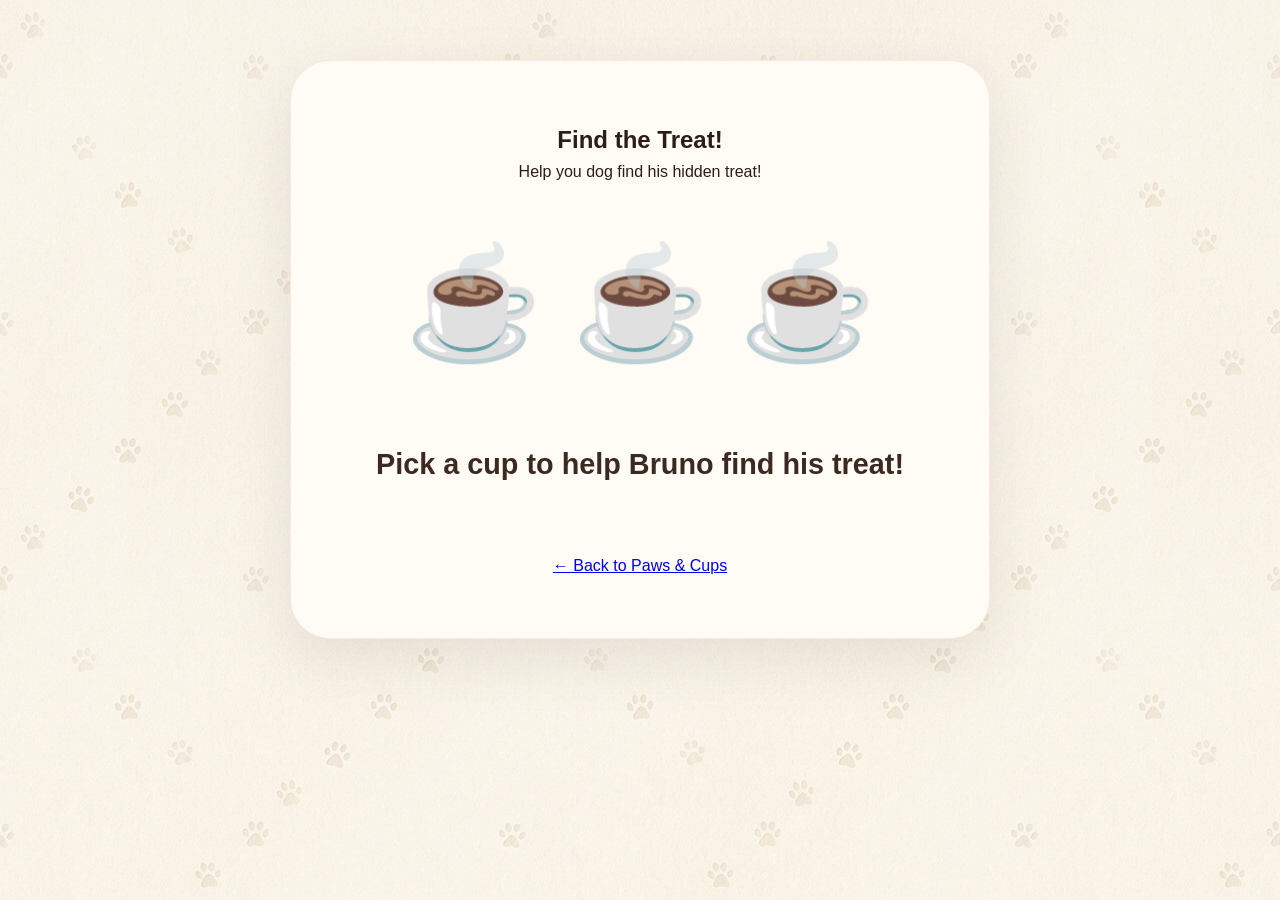
<file: Playzone.html>
<!DOCTYPE html>
<html lang="en">
<head>
<meta charset="UTF-8">
<meta name="viewport" content="width=device-width, initial-scale=1.0">
<title>Find the Treat - Paws & Cups</title>
<link rel="stylesheet" href="style2.css?v=3">
</head>
<body>

<div class="game-container">
  <h2>Find the Treat!</h2>
  <p>Help you dog find his hidden treat!</p>
  <div class="cups-row" id="cups-container"></div>
  <div class="game-message" id="game-message">Pick a cup to start!</div>  
  <br>
  <a href="about2.html" class="back-link">← Back to Paws & Cups</a>
</div>

<script src="script.js"></script>
</body>
</html>
</file>
<file: style2.css>
:root {
  --pink-light: #F9F6F0;
  --pink-mid: #E89D9D;
  --pink-main: #DDC5A2;
  --green: #A9CDE5;
  --dark: #3C2A21;
  --card-bg: rgba(249, 246, 240, 0.9);
  --border: rgba(60, 42, 33, 0.15);
  --pink-gradient: #E89D9D;
  --pink-gradient-dark: #D68181;
  --box-shadow: 0 12px 30px rgba(60, 42, 33, 0.15);
  --round: 24px;
  --round-small: 14px;
  --main-font: 'Verdana', sans-serif;
}
html {
  scroll-behavior: smooth;
}
body {
  font-family: var(--main-font);
  background-color: var(--pink-light);
  background-image: url('images/beige_paw_bg.png');
  background-repeat: repeat;
  background-attachment: fixed;
  background-position: center;
  color: var(--dark);
  line-height: 1.7;
  animation: fadeIn 0.8s ease-out forwards;
}
img {
  display: block;
  max-width: 100%;
}
.navbar {
  display: flex;
  justify-content: space-between;
  align-items: center;
  padding: 12px 8%;
  background: var(--card-bg);
  border-bottom: 1px solid var(--border);
}
.logo-area {
  display: flex;
  align-items: center;
  gap: 8px;
}
.logo {
  width: 85px;
  height: 85px;
  border-radius: 50%;
  object-fit: cover;
  border: 2px solid var(--pink-mid);
}
.cafe-name {
  font-family: var(--main-font);
  font-size: 2rem;
  font-weight: 700;
  letter-spacing: 1px;
}
.and-sign {
  color: var(--pink-main);
}
.nav-links {
  display: flex;
  align-items: center;
  gap: 4px;
  list-style: none;
}
.menu-icon {
  display: none;
  font-size: 1.5rem;
}
.nav-links a {
  padding: 7px 14px;
  border-radius: 50px;
  color: var(--dark);
  font-weight: 500;
}
.nav-links a:hover {
  background: var(--pink-light);
  color: var(--green);
}
.active-link {
  background: var(--pink-gradient) !important;
  color: #fff !important;
  padding: 8px 24px !important;
  box-shadow: 0 4px 12px rgba(60, 42, 33, 0.2);
  transition: all 0.3s ease;
}
.active-link:hover {
  background: var(--pink-gradient-dark) !important;
  transform: translateY(-2px);
  box-shadow: 0 6px 16px rgba(60, 42, 33, 0.3);
}
.home-section {
  position: relative;
  min-height: 600px;
  height: 100vh;
  display: flex;
  align-items: center;
  justify-content: center;
  text-align: center;
  color: #fff;
  background: linear-gradient(rgba(60, 42, 33, 0.55), rgba(60, 42, 33, 0.55)), url('images/cafe.jpeg') center / cover no-repeat;
  background-attachment: fixed;
}
.home-text {
  position: relative;
  z-index: 2;
  max-width: 680px;
  margin: 0 auto;
  padding: 0 24px;
  text-shadow: 0 4px 15px rgba(0, 0, 0, 0.6);
}
.top-tag {
  display: inline-block;
  padding: 6px 18px;
  border-radius: 50px;
  border: 1px solid rgba(255, 255, 255, 0.6);
  background: transparent;
  color: #fff;
  margin-bottom: 24px;
  font-weight: 700;
  letter-spacing: 0.5px;
}
.home-section h1 {
  font-family: var(--main-font);
  font-size: clamp(2.6rem, 6vw, 4.2rem);
  line-height: 1.15;
}
.home-section p {
  color: #fff;
  margin-bottom: 36px;
  font-weight: 700;
  font-size: 1.1rem;
}
.home-buttons {
  display: flex;
  justify-content: center;
  gap: 14px;
}
.scroll-arrow {
  position: absolute;
  bottom: 24px;
}
.pink-btn,
.clear-btn {
  display: inline-block;
  text-decoration: none;
  border-radius: 50px;
  padding: 13px 30px;
  font-weight: 700;
  transition: all 0.3s ease;
}
.pink-btn {
  background: var(--pink-gradient);
  color: #fff;
  border: none;
  box-shadow: 0 4px 15px rgba(60, 42, 33, 0.2);
}
.pink-btn:hover {
  background: var(--pink-gradient-dark);
  box-shadow: 0 6px 20px rgba(60, 42, 33, 0.3);
  transform: translateY(-3px) scale(1.03);
}
.clear-btn {
  background: rgba(255, 255, 255, 0.15);
  color: #fff;
  border: 1px solid #fff;
}
.clear-btn:hover {
  background: #fff;
  color: var(--dark);
  transform: translateY(-3px) scale(1.03);
}
.about {
  display: flex;
  align-items: center;
  gap: 60px;
  padding: clamp(60px, 10vw, 100px) 10%;
  background: transparent;
}
.about-img-box {
  flex: 0 0 45%;
  position: relative;
}
.about-img-note {
  position: absolute;
  bottom: 20px;
  right: 20px;
  background: #fff;
  padding: 8px 16px;
  border-radius: 50px;
}
.about-text h2 {
  font-family: var(--main-font);
  font-size: clamp(2rem, 3.5vw, 2.8rem);
}
.about-numbers {
  display: flex;
  gap: 32px;
  margin-top: 36px;
  padding-top: 28px;
  border-top: 1px solid var(--border);
}
.offerings {
  padding: clamp(60px, 10vw, 100px) 10%;
  background: transparent;
}
.section-tag {
  display: inline-block;
  padding: 4px 14px;
  border-radius: 50px;
  background: rgba(232, 157, 157, 0.4);
  color: var(--dark);
  font-weight: 600;
}
.cards {
  display: flex;
  gap: 24px;
}
.card {
  flex: 1;
  padding: 36px 28px;
  border-radius: var(--round);
  background: #402a22;
  color: #ffffff;
  border: 1px solid rgba(255, 255, 255, 0.1);
  box-shadow: 0 10px 30px rgba(60, 42, 33, 0.2);
}
.card p {
  color: rgba(255, 255, 255, 0.8);
}
.card:hover {
  transform: translateY(-8px);
  background: #4a352b;
  box-shadow: 0 15px 40px rgba(60, 42, 33, 0.35);
}
.card-icon {
  width: 56px;
  height: 56px;
  border-radius: 14px;
  display: flex;
  align-items: center;
  justify-content: center;
  background: #e3c9a8;
  margin-bottom: 20px;
  font-size: 1.5rem;
}
.card-special {
  background: #eb9f9f;
  color: #ffffff;
  border-color: rgba(255, 255, 255, 0.2);
}
.card-special p {
  color: rgba(255, 255, 255, 0.95);
}
.card-label {
  display: inline-block;
  margin-top: 16px;
  padding: 4px 12px;
  border-radius: 50px;
  background: #ffffff;
  color: var(--dark);
  font-weight: 700;
  font-size: 0.85rem;
  box-shadow: 0 4px 10px rgba(0, 0, 0, 0.1);
}
.menu {
  padding: clamp(60px, 10vw, 100px) 10%;
  background: transparent;
}
.menu-top-section {
  text-align: center;
  margin-bottom: 50px;
}
.menu-tag {
  font-size: 1.3rem;
  padding: 8px 20px;
}
.menu-title {
  font-family: var(--main-font);
  font-size: clamp(2.5rem, 4.5vw, 3.5rem);
  margin-top: 15px;
  margin-bottom: 30px;
}
.search-box {
  display: block;
  margin: 30px auto;
  padding: 18px 28px 18px 55px;
  font-size: 1.15rem;
  font-family: inherit;
  border-radius: 60px;
  border: 2px solid rgba(60, 42, 33, 0.1);
  width: 100%;
  max-width: 550px;
  outline: none;
  background: #ffffff url("data:image/svg+xml,%3Csvg xmlns='http://www.w3.org/2000/svg' width='20' height='20' viewBox='0 0 24 24' fill='none' stroke='%233C2A21' stroke-width='2' stroke-linecap='round' stroke-linejoin='round'%3E%3Ccircle cx='11' cy='11' r='8'%3E%3C/circle%3E%3Cline x1='21' y1='21' x2='16.65' y2='16.65'%3E%3C/line%3E%3C/svg%3E") no-repeat 22px center;
  box-shadow:
    0 10px 25px rgba(60, 42, 33, 0.05),
    inset 0 2px 5px rgba(255, 255, 255, 0.5);
  transition: all 0.4s cubic-bezier(0.175, 0.885, 0.32, 1.275);
  color: var(--dark);
}
.search-box::placeholder {
  color: rgba(60, 42, 33, 0.4);
  font-weight: 400;
}
.search-box:focus {
  border-color: var(--pink-mid);
  width: 100%;
  max-width: 580px;
  box-shadow:
    0 15px 35px rgba(232, 157, 157, 0.2),
    0 0 0 4px rgba(232, 157, 157, 0.05);
  transform: translateY(-2px);
}
.qty-control {
  display: flex;
  align-items: center;
  gap: 12px;
  background: rgba(232, 157, 157, 0.2);
  border-radius: 50px;
  padding: 4px 6px;
}
.qty-btn {
  background: var(--pink-main);
  color: #fff;
  border: none;
  border-radius: 50%;
  width: 28px;
  height: 28px;
  display: flex;
  align-items: center;
  justify-content: center;
  cursor: pointer;
  font-weight: bold;
  font-size: 1.2rem;
  transition: all 0.2s ease;
}
.qty-btn:hover {
  background: var(--pink-gradient-dark);
  transform: scale(1.1);
}
.qty-text {
  font-weight: bold;
  color: var(--dark);
  min-width: 20px;
}
.menu-row {
  display: flex;
  flex-wrap: wrap;
  justify-content: center;
  align-items: flex-start;
  gap: 24px;
}
.menu-card {
  flex: 1 1 300px;
  border-radius: var(--round);
  background: var(--dark);
  color: #fff;
  border: 1px solid var(--border);
  box-shadow: var(--box-shadow);
  cursor: pointer;
}
.menu-card-top {
  display: flex;
  flex-direction: column;
  align-items: center;
  gap: 6px;
  padding: 24px 20px 16px;
}
.menu-photo {
  width: 100%;
  height: 220px;
  object-fit: cover;
  display: block;
  border-top: 1px solid var(--border);
  border-bottom: 1px solid var(--border);
}
.menu-emoji {
  font-size: 28px;
}
.menu-list li {
  display: flex;
  justify-content: center;
  align-items: center;
  gap: 20px;
  padding: 16px 28px;
  text-align: center;
  border-bottom: 1px solid var(--border);
  cursor: pointer;
  transition: all 0.3s ease;
}
.menu-list li:hover {
  background: rgba(232, 157, 157, 0.4);
  transform: translateX(5px);
}
.price {
  font-weight: 600;
  color: var(--pink-main);
}
.why {
  padding: clamp(60px, 10vw, 100px) 10%;
  background: transparent;
}
.why-row {
  display: flex;
  gap: 24px;
}
.why-box {
  flex: 1;
  padding: 36px 28px;
  border-radius: var(--round);
  background: var(--card-bg);
  border: 1px solid var(--border);
  box-shadow: var(--box-shadow);
  color: var(--dark);
}
.why-box-pink {
  background: var(--pink-main);
  color: #fff;
  box-shadow: none;
}
.why-icon {
  width: 52px;
  height: 52px;
  border-radius: 14px;
  display: flex;
  align-items: center;
  justify-content: center;
  margin-bottom: 20px;
  background: rgba(60, 42, 33, 0.08);
}
footer {
  background: var(--dark);
  padding: 32px 10%;
}
.footer-middle {
  display: flex;
  justify-content: center;
  align-items: center;
  gap: 16px;
  flex-wrap: wrap;
  text-align: center;
}
footer .cafe-name {
  color: #fff;
  font-weight: 700;
}
footer p {
  color: rgba(255, 255, 255, 0.9);
  font-size: 0.82rem;
  font-weight: 700;
}
@media (max-width: 900px) {
  .about {
    gap: 40px;
  }
  .cards,
  .menu-row,
  .why-row {
    gap: 16px;
  }
  .contact-inner {
    gap: 40px;
  }
}
@media (max-width: 768px) {
  .menu-icon {
    display: flex;
    cursor: pointer;
  }
  .cafe-name {
    font-size: 2rem;
  }
  .nav-links {
    position: absolute;
    top: 72px;
    right: 0;
    width: 220px;
    background: var(--pink-light);
    flex-direction: column;
    padding: 12px 0;
    display: none;
    box-shadow: var(--box-shadow);
    border-radius: 0 0 var(--round) var(--round);
    border: 1px solid var(--border);
    z-index: 1000;
  }
  .nav-links.active {
    display: flex;
  }
  .nav-links li a {
    display: block;
    padding: 10px 24px;
  }
  .cards,
  .menu-row,
  .why-row,
  .about,
  .contact-inner {
    flex-direction: column;
  }
  .footer-middle {
    flex-direction: column;
  }
}
@media (max-width: 480px) {
  .navbar {
    padding: 0 5%;
  }
  .home-section h1 {
    font-size: 2.3rem;
  }
}
@keyframes fadeIn {
  from {
    opacity: 0;
    transform: translateY(15px);
  }
  to {
    opacity: 1;
    transform: translateY(0);
  }
}
/* Playzone*/
.game-container {
  background: #FFFBF5 !important;
  max-width: 700px !important;
  margin: 60px auto !important;
  padding: 60px 40px !important;
  border-radius: 40px !important;
  box-shadow: 0 20px 60px rgba(60, 42, 33, 0.1) !important;
  border: 1px solid rgba(232, 157, 157, 0.2) !important;
  text-align: center !important;
  display: flex !important;
  flex-direction: column !important;
  align-items: center !important;
  justify-content: center !important;
}
.cups-row {
  display: flex !important;
  justify-content: center !important;
  align-items: center !important;
  gap: 30px !important;
  margin: 30px 0 50px 0 !important;
  width: 100% !important;
}
.cup {
  font-size: clamp(80px, 15vw, 110px) !important;
  cursor: pointer !important;
  transition: all 0.4s cubic-bezier(0.175, 0.885, 0.32, 1.275) !important;
  user-select: none !important;
}
.game-message {
  font-size: 1.8rem !important;
  font-weight: 800 !important;
  margin-bottom: 40px !important;
  color: #3C2A21 !important;
}
.win-animation {
  animation: bounce 1s ease infinite alternate !important;
}
@keyframes bounce {
  0%,
  20%,
  50%,
  80%,
  100% {
    transform: translateY(0);
  }
  40% {
    transform: translateY(-30px);
  }
  60% {
    transform: translateY(-15px);
  }
}
/* CONTACT PAGE — contact2.html */
/* Mode Strip */
.mode-strip {
  display: flex;
  align-items: center;
  justify-content: center;
  gap: 1.1rem;
  padding: 0.55rem 2rem;
  background: var(--card-bg);
  border-bottom: 1px solid var(--border);
}
.mode-label {
  font-size: 0.72rem;
  font-weight: 600;
  letter-spacing: 0.12em;
  text-transform: uppercase;
  color: rgba(60, 42, 33, 0.4);
  user-select: none;
  transition: color 0.3s;
}
.mode-label.on {
  color: var(--pink-mid);
}
.toggle-pill {
  width: 50px;
  height: 25px;
  background: rgba(60, 42, 33, 0.12);
  border: 1.5px solid rgba(60, 42, 33, 0.15);
  border-radius: 13px;
  position: relative;
  cursor: pointer;
  transition: background 0.4s, border-color 0.4s;
  flex-shrink: 0;
  outline: none;
}
.toggle-pill.active {
  background: var(--pink-mid);
  border-color: var(--pink-mid);
}
.toggle-knob {
  position: absolute;
  top: 2px;
  left: 2px;
  width: 17px;
  height: 17px;
  background: #fff;
  border-radius: 50%;
  transition: transform 0.4s cubic-bezier(0.34, 1.56, 0.64, 1);
  box-shadow: 0 1px 4px rgba(0, 0, 0, 0.18);
}
.toggle-pill.active .toggle-knob {
  transform: translateX(25px);
}
/* Contact page layout */
.contact-page {
  max-width: 1060px;
  margin: 0 auto;
  padding: clamp(40px, 6vw, 70px) 10% clamp(60px, 8vw, 100px);
}
.contact-hero {
  text-align: center;
  margin-bottom: 2.5rem;
}
.contact-hero h2 {
  font-family: var(--main-font);
  font-size: clamp(1.8rem, 4vw, 2.8rem);
  margin: 0.6rem 0 0.5rem;
}
.contact-hero p {
  color: rgba(60, 42, 33, 0.6);
  font-size: 0.95rem;
}
.contact-grid {
  display: grid;
  grid-template-columns: 1fr 1fr;
  gap: 1.6rem;
}
/* Contact Cards */
.contact-card {
  background: var(--card-bg);
  border: 1px solid var(--border);
  border-radius: var(--round);
  padding: 2rem;
  box-shadow: 0 6px 20px rgba(60, 42, 33, 0.08);
  transition: box-shadow 0.35s;
}
.contact-card:hover {
  box-shadow: var(--box-shadow);
}
.contact-card-title {
  font-family: var(--main-font);
  font-size: 1.1rem;
  font-weight: 700;
  color: var(--dark);
  margin-bottom: 1.4rem;
}
/* Full-width cards */
.map-card,
.msg-card {
  grid-column: 1 / -1;
}
/* Form fields */
.field {
  display: flex;
  flex-direction: column;
  gap: 0.38rem;
  margin-bottom: 0.95rem;
}
.field:last-of-type {
  margin-bottom: 0;
}
.field label {
  font-size: 0.68rem;
  font-weight: 600;
  letter-spacing: 0.12em;
  text-transform: uppercase;
  color: rgba(60, 42, 33, 0.5);
}
.field input,
.field select {
  background: rgba(255, 255, 255, 0.75);
  border: 1.5px solid var(--border);
  border-radius: var(--round-small);
  padding: 0.62rem 0.92rem;
  font-family: var(--main-font);
  font-size: 0.88rem;
  color: var(--dark);
  outline: none;
  width: 100%;
  transition: border-color 0.3s, box-shadow 0.3s;
}
.field input::placeholder {
  color: rgba(60, 42, 33, 0.4);
}
.field input:focus,
.field select:focus {
  border-color: var(--pink-mid);
  box-shadow: 0 0 0 3px rgba(232, 157, 157, 0.2);
  background: #fff;
}
.contact-grid2 {
  display: grid;
  grid-template-columns: 1fr 1fr;
  gap: 0.9rem;
}
/* Seat pills */
.seat-row {
  display: flex;
  gap: 0.5rem;
  flex-wrap: wrap;
}
.seat-pill {
  padding: 0.4rem 0.9rem;
  border-radius: 50px;
  border: 1.5px solid var(--border);
  background: rgba(255, 255, 255, 0.55);
  font-family: var(--main-font);
  font-size: 0.78rem;
  font-weight: 500;
  color: rgba(60, 42, 33, 0.7);
  cursor: pointer;
  user-select: none;
  transition: all 0.28s ease;
}
.seat-pill:hover {
  border-color: var(--pink-mid);
  color: var(--pink-mid);
  background: rgba(232, 157, 157, 0.07);
}
.seat-pill.sel {
  background: var(--pink-gradient);
  border-color: var(--pink-gradient);
  color: #fff;
  font-weight: 600;
  box-shadow: 0 3px 12px rgba(232, 157, 157, 0.35);
}
/* Birthday toggle */
.bday-toggle {
  display: flex;
  align-items: center;
  justify-content: space-between;
  padding: 0.85rem 1.1rem;
  margin: 1rem 0;
  background: rgba(255, 255, 255, 0.5);
  border: 1.5px dashed var(--border);
  border-radius: var(--round-small);
  cursor: pointer;
  transition: background 0.3s, border-color 0.3s;
}
.bday-toggle:hover {
  background: rgba(232, 157, 157, 0.06);
  border-color: var(--pink-mid);
}
.bday-toggle.on {
  background: rgba(232, 157, 157, 0.08);
  border-color: var(--pink-mid);
  border-style: solid;
}
.bday-left {
  display: flex;
  align-items: center;
  gap: 0.75rem;
}
.bday-icon {
  font-size: 1.05rem;
  line-height: 1;
}
.bday-text {
  font-size: 0.86rem;
  font-weight: 500;
  color: var(--dark);
}
.bday-sub {
  font-size: 0.71rem;
  color: rgba(60, 42, 33, 0.5);
  margin-top: 0.1rem;
}
.bday-check-box {
  width: 21px;
  height: 21px;
  border-radius: 6px;
  border: 1.5px solid var(--border);
  background: #fff;
  display: flex;
  align-items: center;
  justify-content: center;
  flex-shrink: 0;
  font-size: 0;
  color: #fff;
  transition: all 0.3s ease;
}
.bday-toggle.on .bday-check-box {
  background: var(--pink-mid);
  border-color: var(--pink-mid);
  font-size: 11px;
}
/* Book button  */
.book-btn {
  width: 100%;
  margin-top: 0.5rem;
  border-radius: 50px;
  position: relative;
  overflow: hidden;
}
.btn-ripple {
  position: absolute;
  border-radius: 50%;
  background: rgba(255, 255, 255, 0.28);
  transform: scale(0);
  animation: rpl 0.55s linear;
  pointer-events: none;
}
@keyframes rpl {
  to {
    transform: scale(4);
    opacity: 0;
  }
}
/* Info card items */
.info-item {
  display: flex;
  align-items: flex-start;
  gap: 1rem;
  padding: 1rem 0;
  border-bottom: 1px solid var(--border);
  transition: padding-left 0.3s;
}
.info-item:last-child {
  border-bottom: none;
  padding-bottom: 0;
}
.info-item:first-child {
  padding-top: 0;
}
.info-item:hover {
  padding-left: 4px;
}
.info-icon {
  width: 36px;
  height: 36px;
  background: var(--card-bg);
  border: 1px solid var(--border);
  border-radius: var(--round-small);
  display: flex;
  align-items: center;
  justify-content: center;
  flex-shrink: 0;
  font-size: 0.95rem;
  transition: background 0.3s, transform 0.3s;
}
.info-item:hover .info-icon {
  background: var(--pink-mid);
  transform: scale(1.06);
}
.info-label {
  font-size: 0.67rem;
  font-weight: 600;
  text-transform: uppercase;
  letter-spacing: 0.11em;
  color: rgba(60, 42, 33, 0.5);
  margin-bottom: 0.2rem;
}
.info-val {
  font-size: 0.9rem;
  color: var(--dark);
}
.yappy {
  display: none;
  font-size: 0.75rem;
  font-weight: 600;
  color: var(--pink-mid);
  margin-top: 0.25rem;
}
body.pet-mode .yappy {
  display: block;
}
body.pet-mode .hours-val {
  opacity: 0.4;
  text-decoration: line-through;
}
/* Map card */
.map-wrap {
  width: 100%;
  height: 210px;
  border-radius: var(--round-small);
  background: rgba(249, 246, 240, 0.6);
  position: relative;
  overflow: hidden;
  border: 1px solid var(--border);
}
.map-wrap::before {
  content: '';
  position: absolute;
  inset: 0;
  background:
    linear-gradient(90deg, transparent 45%, rgba(255, 255, 255, 0.5) 45%, rgba(255, 255, 255, 0.5) 55%, transparent 55%),
    linear-gradient(0deg, transparent 35%, rgba(255, 255, 255, 0.5) 35%, rgba(255, 255, 255, 0.5) 45%, transparent 45%);
}
.map-block {
  position: absolute;
  background: rgba(60, 42, 33, 0.08);
  border-radius: 3px;
}
.map-pin-wrap {
  position: absolute;
  top: 50%;
  left: 50%;
  transform: translate(-50%, -60%);
  display: flex;
  flex-direction: column;
  align-items: center;
  animation: mapfloat 3.5s ease-in-out infinite;
}
@keyframes mapfloat {
  0%,
  100% {
    transform: translate(-50%, -60%);
  }
  50% {
    transform: translate(-50%, -68%);
  }
}
.map-bubble {
  background: var(--pink-gradient);
  color: #fff;
  padding: 0.48rem 1.1rem;
  border-radius: 50px;
  font-size: 0.8rem;
  font-weight: 600;
  white-space: nowrap;
  box-shadow: 0 4px 18px rgba(232, 157, 157, 0.4);
  letter-spacing: 0.03em;
  display: flex;
  align-items: center;
  gap: 0.45rem;
}
.map-bubble-tail {
  width: 0;
  height: 0;
  border-left: 7px solid transparent;
  border-right: 7px solid transparent;
  border-top: 9px solid var(--pink-gradient);
}
/* Message card */
.msg-grid {
  display: grid;
  grid-template-columns: 1fr 1fr;
  gap: 0.9rem;
  margin-bottom: 1rem;
}
.msg-card textarea {
  background: rgba(255, 255, 255, 0.75);
  border: 1.5px solid var(--border);
  border-radius: var(--round-small);
  padding: 0.68rem 0.92rem;
  font-family: var(--main-font);
  font-size: 0.88rem;
  color: var(--dark);
  outline: none;
  resize: vertical;
  min-height: 100px;
  width: 100%;
  transition: border-color 0.3s, box-shadow 0.3s;
}
.msg-card textarea:focus {
  border-color: var(--pink-mid);
  box-shadow: 0 0 0 3px rgba(232, 157, 157, 0.2);
}
.msg-card textarea::placeholder {
  color: rgba(60, 42, 33, 0.4);
}
.send-btn {
  margin-top: 0.5rem;
}
#status {
  font-size: 1.5rem;
  margin-top: 0.6rem;
  min-height: 1.2em;
  transition: color 0.3s;
}
/* Modal */
.modal-backdrop {
  position: fixed;
  inset: 0;
  z-index: 900;
  background: rgba(60, 42, 33, 0.35);
  backdrop-filter: blur(6px);
  display: flex;
  align-items: center;
  justify-content: center;
  opacity: 0;
  pointer-events: none;
  transition: opacity 0.4s;
}
.modal-backdrop.show {
  opacity: 1;
  pointer-events: all;
}
.modal-card {
  background: var(--card-bg);
  border-radius: var(--round);
  padding: 3rem 3.2rem;
  text-align: center;
  max-width: 380px;
  width: 90%;
  box-shadow: 0 24px 80px rgba(60, 42, 33, 0.22);
  transform: translateY(20px) scale(0.95);
  transition: transform 0.5s cubic-bezier(0.22, 1, 0.36, 1);
  border: 1px solid var(--border);
}
.modal-backdrop.show .modal-card {
  transform: translateY(0) scale(1);
}
.modal-emoji {
  font-size: 3rem;
  display: block;
  margin-bottom: 1.1rem;
  animation: bob 2.5s ease-in-out infinite;
}
@keyframes bob {
  0%,
  100% {
    transform: translateY(0);
  }
  50% {
    transform: translateY(-7px);
  }
}
.modal-card h3 {
  font-family: var(--main-font);
  font-size: 1.5rem;
  font-weight: 700;
  color: var(--dark);
  margin-bottom: 0.5rem;
}
.modal-card p {
  font-size: 0.87rem;
  color: rgba(60, 42, 33, 0.6);
  line-height: 1.6;
}
.modal-close {
  margin-top: 1.8rem;
}
/* Confetti canvas */
#confetti-canvas {
  position: fixed;
  inset: 0;
  z-index: 9999;
  pointer-events: none;
}
/* Pet mode body tint */
body.pet-mode {
  --pink-light: #faf0f5;
  --card-bg: rgba(255, 248, 251, 0.9);
  --pink-mid: #c4728e;
  --pink-gradient: #a0436e;
  --pink-gradient-dark: #8a2f5c;
}
/* Responsive */
@media (max-width: 700px) {
  .contact-grid {
    grid-template-columns: 1fr;
  }
  .map-card,
  .msg-card {
    grid-column: 1;
  }
  .contact-grid2,
  .msg-grid {
    grid-template-columns: 1fr;
  }
  .contact-page {
    padding: 2rem 5% 4rem;
  }
}
/* ── REVIEWS SECTION ── */
.reviews-section {
  padding: clamp(60px, 10vw, 100px) 10%;
  background: transparent;
  text-align: center;
}
.reviews-section h2 {
  font-family: var(--main-font);
  font-size: clamp(1.6rem, 4vw, 2.4rem);
  color: var(--dark);
  margin: 0.6rem 0 0.4rem;
}
.reviews-sub {
  color: rgba(60, 42, 33, 0.55);
  font-size: 0.92rem;
  margin-bottom: 2.5rem;
}
.reviews-track-wrap {
  overflow: hidden;
  position: relative;
}
.reviews-track-wrap::before,
.reviews-track-wrap::after {
  content: '';
  position: absolute;
  top: 0;
  bottom: 0;
  width: 100px;
  z-index: 2;
  pointer-events: none;
}
.reviews-track-wrap::before {
  left: 0;
  background: linear-gradient(to right, var(--pink-light), transparent);
}
.reviews-track-wrap::after {
  right: 0;
  background: linear-gradient(to left, var(--pink-light), transparent);
}
.reviews-track {
  display: flex;
  gap: 1.4rem;
  padding: 1rem 0.5rem 1.5rem;
  animation: scrollReviews 32s linear infinite;
  width: max-content;
}
.reviews-track:hover {
  animation-play-state: paused;
}
@keyframes scrollReviews {
  0% {
    transform: translateX(0);
  }
  100% {
    transform: translateX(-50%);
  }
}
.review-card {
  background: var(--card-bg);
  border: 1px solid var(--border);
  border-radius: var(--round);
  padding: 1.6rem;
  width: 280px;
  flex-shrink: 0;
  text-align: left;
  box-shadow: 0 6px 20px rgba(60, 42, 33, 0.08);
  transition: transform 0.3s, box-shadow 0.35s;
  cursor: default;
}
.review-card:hover {
  transform: translateY(-6px);
  box-shadow: var(--box-shadow);
}
.review-top {
  display: flex;
  align-items: center;
  gap: 0.75rem;
  margin-bottom: 1rem;
}
.reviewer-avatar {
  width: 42px;
  height: 42px;
  border-radius: 50%;
  display: flex;
  align-items: center;
  justify-content: center;
  font-size: 1.1rem;
  font-weight: 700;
  color: #fff;
  flex-shrink: 0;
}
.reviewer-name {
  font-family: var(--main-font);
  font-weight: 700;
  font-size: 0.88rem;
  color: var(--dark);
  margin: 0 0 2px;
}
.reviewer-pet {
  font-size: 0.72rem;
  color: rgba(60, 42, 33, 0.5);
}
.review-stars {
  font-size: 0.85rem;
  letter-spacing: 2px;
  margin-bottom: 0.6rem;
  color: var(--pink-mid);
}
.review-text {
  font-size: 0.83rem;
  color: rgba(60, 42, 33, 0.75);
  line-height: 1.65;
  margin: 0;
}
.review-tag {
  display: inline-block;
  margin-top: 0.85rem;
  background: rgba(232, 157, 157, 0.18);
  color: var(--dark);
  font-size: 0.67rem;
  font-weight: 600;
  letter-spacing: 0.1em;
  text-transform: uppercase;
  padding: 3px 12px;
  border-radius: 50px;
  border: 1px solid var(--border);
}
.write-review-wrap {
  margin-top: 2.5rem;
}
.write-review-wrap p {
  color: rgba(60, 42, 33, 0.55);
  font-size: 0.88rem;
  margin-bottom: 1rem;
}
/* Review Modal */
.review-modal-backdrop {
  display: none;
  position: fixed;
  inset: 0;
  background: rgba(60, 42, 33, 0.35);
  backdrop-filter: blur(6px);
  z-index: 950;
  align-items: center;
  justify-content: center;
}
.review-modal-backdrop.open {
  display: flex;
}
.review-modal {
  background: var(--card-bg);
  border: 1px solid var(--border);
  border-radius: var(--round);
  padding: 2.4rem 2.6rem;
  width: 90%;
  max-width: 460px;
  box-shadow: 0 24px 80px rgba(60, 42, 33, 0.22);
  animation: slideUp 0.38s cubic-bezier(0.22, 1, 0.36, 1);
}
@keyframes slideUp {
  from {
    transform: translateY(24px) scale(0.97);
    opacity: 0;
  }
  to {
    transform: translateY(0) scale(1);
    opacity: 1;
  }
}
.review-modal h3 {
  font-family: var(--main-font);
  font-size: 1.3rem;
  font-weight: 700;
  color: var(--dark);
  margin: 0 0 4px;
}
.review-modal .modal-sub {
  color: rgba(60, 42, 33, 0.5);
  font-size: 0.82rem;
  margin: 0 0 1.4rem;
}
.review-modal textarea {
  background: rgba(255, 255, 255, 0.75);
  border: 1.5px solid var(--border);
  border-radius: var(--round-small);
  padding: 0.68rem 0.92rem;
  font-family: var(--main-font);
  font-size: 0.88rem;
  color: var(--dark);
  outline: none;
  resize: vertical;
  min-height: 90px;
  width: 100%;
  box-sizing: border-box;
  transition: border-color 0.3s, box-shadow 0.3s;
}
.review-modal textarea:focus {
  border-color: var(--pink-mid);
  box-shadow: 0 0 0 3px rgba(232, 157, 157, 0.2);
}
.star-picker {
  display: flex;
  gap: 6px;
  margin-bottom: 1.2rem;
}
.star-picker span {
  font-size: 1.7rem;
  cursor: pointer;
  filter: grayscale(1) opacity(0.4);
  transition: filter 0.15s, transform 0.15s;
}
.star-picker span.lit {
  filter: grayscale(0) opacity(1);
  transform: scale(1.12);
}
.modal-actions {
  display: flex;
  gap: 0.75rem;
  margin-top: 1.4rem;
}
.modal-cancel {
  flex: 1;
  padding: 11px;
  border: 1.5px solid var(--border);
  background: transparent;
  border-radius: 50px;
  font-family: var(--main-font);
  font-size: 0.85rem;
  font-weight: 600;
  color: rgba(60, 42, 33, 0.6);
  cursor: pointer;
  transition: background 0.2s, border-color 0.2s;
}
.modal-cancel:hover {
  background: rgba(232, 157, 157, 0.1);
  border-color: var(--pink-mid);
}
.modal-submit {
  flex: 2;
  padding: 11px;
  border: none;
  border-radius: 50px;
  font-family: var(--main-font);
  font-size: 0.85rem;
  font-weight: 700;
  color: #fff;
  cursor: pointer;
  background: var(--pink-gradient);
  box-shadow: 0 4px 15px rgba(60, 42, 33, 0.2);
  transition: background 0.25s, transform 0.2s, box-shadow 0.2s;
}
.modal-submit:hover {
  background: var(--pink-gradient-dark);
  transform: translateY(-2px);
  box-shadow: 0 6px 20px rgba(60, 42, 33, 0.3);
}
@import url('https://fonts.googleapis.com/css2?family=Outfit:wght@300;400;500;600;700&family=Playfair+Display:ital,wght@0,400;0,600;0,700;1,400&display=swap');
:root {
  --color-bg: #FDFBF7;
  --color-surface: #FFFFFF;
  --color-primary: #2C1E16;
  --color-secondary: #5A4A42;
  --color-accent: #C18C5D;
  --color-accent-light: #EAD8C7;
  --color-pet: #E29578;
  --shadow-sm: 0 4px 12px rgba(44, 30, 22, 0.05);
  --shadow-md: 0 12px 24px rgba(44, 30, 22, 0.08);
  --shadow-lg: 0 24px 48px rgba(44, 30, 22, 0.12);
  --radius-sm: 12px;
  --radius-md: 20px;
  --radius-lg: 32px;
  --transition-fast: 0.2s cubic-bezier(0.4, 0, 0.2, 1);
  --transition-slow: 0.6s cubic-bezier(0.22, 1, 0.36, 1);
  --font-sans: 'Outfit', sans-serif;
  --font-serif: 'Playfair Display', serif;
}
* {
  margin: 0;
  padding: 0;
  box-sizing: border-box;
}
body {
  font-family: var(--font-sans);
  background-color: var(--color-bg);
  color: var(--color-primary);
  line-height: 1.6;
  overflow-x: hidden;
}
/* Navbar  */
.navbar {
  position: relative;
  top: auto;
  left: auto;
  width: 100%;
  padding: 12px 8%;
  display: flex;
  justify-content: space-between;
  align-items: center;
  z-index: 1000;
  background: var(--card-bg);
  backdrop-filter: none;
  border-bottom: 1px solid var(--border);
  box-shadow: none;
  transition: none;
}
.navbar.scrolled {
  padding: 1rem 5%;
  background: rgba(253, 251, 247, 0.85);
  backdrop-filter: blur(12px);
  box-shadow: var(--shadow-sm);
}
.logo-area {
  display: flex;
  align-items: center;
  gap: 1rem;
  text-decoration: none;
}
.logo {
  width: 48px;
  height: 48px;
  border-radius: 50%;
  object-fit: cover;
  border: 2px solid var(--color-accent);
}
.cafe-name {
  font-family: var(--font-serif);
  font-size: 1.8rem;
  font-weight: 700;
  color: var(--color-primary);
}
.nav-links {
  display: flex;
  gap: 2.5rem;
  list-style: none;
  align-items: center;
}
.nav-links a {
  text-decoration: none;
  color: var(--color-primary);
  font-weight: 500;
  font-size: 1.05rem;
  transition: var(--transition-fast);
  position: relative;
}
.nav-links a::after {
  content: '';
  position: absolute;
  bottom: -4px;
  left: 0;
  width: 0;
  height: 2px;
  background-color: var(--color-accent);
  transition: var(--transition-fast);
}
.nav-links a:hover::after,
.nav-links a.active::after {
  width: 100%;
}
.nav-links a.active {
  color: var(--color-accent);
}
.btn-primary {
  display: inline-flex;
  align-items: center;
  justify-content: center;
  padding: 0.8rem 1.8rem;
  background-color: var(--color-accent);
  color: #fff !important;
  text-decoration: none;
  border-radius: var(--radius-full);
  font-weight: 600;
  transition: var(--transition-fast);
  border: none;
  cursor: pointer;
}
.btn-primary::after {
  display: none !important;
}
.btn-primary:hover {
  background-color: var(--color-primary);
  transform: translateY(-2px);
  box-shadow: var(--shadow-md);
}
/* Sections */
section {
  padding: 8rem 5%;
}
.hero {
  height: 100vh;
  display: flex;
  align-items: center;
  justify-content: center;
  position: relative;
  padding-top: 0;
  overflow: hidden;
}
.hero-bg {
  position: absolute;
  inset: 0;
  z-index: -1;
}
.hero-bg img {
  width: 100%;
  height: 100%;
  object-fit: cover;
  filter: brightness(0.7);
}
.hero-content {
  text-align: center;
  color: #fff;
  max-width: 800px;
  opacity: 0;
  transform: translateY(30px);
  animation: fadeUp 1s forwards 0.3s;
}
@keyframes fadeUp {
  to {
    opacity: 1;
    transform: translateY(0);
  }
}
.hero-tag {
  font-size: 1rem;
  text-transform: uppercase;
  letter-spacing: 3px;
  margin-bottom: 1.5rem;
  font-weight: 600;
  color: var(--color-accent-light);
  display: inline-block;
  padding: 0.5rem 1.5rem;
  border: 1px solid rgba(255, 255, 255, 0.3);
  border-radius: var(--radius-full);
  backdrop-filter: blur(4px);
}
.hero h1 {
  font-family: var(--font-serif);
  font-size: clamp(3.5rem, 8vw, 6.5rem);
  line-height: 1.1;
  margin-bottom: 1.5rem;
}
.hero p {
  font-size: clamp(1.1rem, 2vw, 1.4rem);
  margin-bottom: 2.5rem;
  font-weight: 300;
  color: rgba(255, 255, 255, 0.95);
}
/* Reveal on Scroll */
.reveal {
  opacity: 0;
  transform: translateY(40px);
  transition: var(--transition-slow);
}
.reveal.active {
  opacity: 1;
  transform: translateY(0);
}
/* Common Section Headers */
.section-header {
  text-align: center;
  margin-bottom: 4rem;
}
.section-title {
  font-family: var(--font-serif);
  font-size: clamp(2.5rem, 4vw, 3.5rem);
  color: var(--color-primary);
  margin-bottom: 1rem;
}
.section-subtitle {
  color: var(--color-accent);
  font-weight: 600;
  text-transform: uppercase;
  letter-spacing: 2px;
}
/* Grid Layouts */
.grid-2 {
  display: grid;
  grid-template-columns: 1fr 1fr;
  gap: 5rem;
  align-items: center;
}
.about-img {
  border-radius: var(--radius-lg);
  overflow: hidden;
  box-shadow: var(--shadow-lg);
  position: relative;
}
.about-img::after {
  content: '';
  position: absolute;
  inset: 0;
  border-radius: var(--radius-lg);
  box-shadow: inset 0 0 0 1px rgba(255, 255, 255, 0.2);
  pointer-events: none;
}
.about-img img {
  width: 100%;
  height: 100%;
  object-fit: cover;
  transition: var(--transition-slow);
}
.about-img:hover img {
  transform: scale(1.05);
}
.about-text h3 {
  font-family: var(--font-serif);
  font-size: 2.5rem;
  margin-bottom: 1.5rem;
  line-height: 1.2;
}
.about-text p {
  color: var(--color-secondary);
  font-size: 1.15rem;
  margin-bottom: 1.5rem;
}
/* Cards */
.card-grid {
  display: grid;
  grid-template-columns: repeat(auto-fit, minmax(300px, 1fr));
  gap: 2.5rem;
}
.card {
  background: var(--color-surface);
  border-radius: var(--radius-lg);
  padding: 3rem 2.5rem;
  text-align: center;
  box-shadow: var(--shadow-sm);
  transition: var(--transition-fast);
  border: 1px solid var(--border-color);
}
.card:hover {
  transform: translateY(-10px);
  box-shadow: var(--shadow-md);
  border-color: var(--color-accent);
}
.card-icon {
  font-size: 3.5rem;
  margin-bottom: 1.5rem;
}
.card h3 {
  font-family: var(--font-serif);
  font-size: 1.8rem;
  margin-bottom: 1rem;
}
.card p {
  color: var(--color-secondary);
  font-size: 1.05rem;
}
/* Carousel */
.vibe-carousel {
  position: relative;
  width: 100%;
  overflow: hidden;
  padding: 2rem 0;
}
.carousel-track {
  display: flex;
  gap: 2rem;
  transition: transform 0.6s cubic-bezier(0.22, 1, 0.36, 1);
}
.carousel-slide {
  flex: 0 0 calc(33.333% - 1.34rem);
  border-radius: var(--radius-lg);
  overflow: hidden;
  box-shadow: var(--shadow-md);
  aspect-ratio: 4/3;
  position: relative;
}
.carousel-slide img {
  width: 100%;
  height: 100%;
  object-fit: cover;
  transition: transform 0.6s;
}
.carousel-slide:hover img {
  transform: scale(1.08);
}
.carousel-nav {
  display: flex;
  justify-content: center;
  gap: 1.5rem;
  margin-top: 3rem;
}
.carousel-btn {
  width: 56px;
  height: 56px;
  border-radius: 50%;
  background: var(--color-surface);
  border: 1px solid var(--border-color);
  color: var(--color-primary);
  font-size: 1.5rem;
  cursor: pointer;
  transition: var(--transition-fast);
  display: flex;
  align-items: center;
  justify-content: center;
}
.carousel-btn:hover {
  background: var(--color-accent);
  color: #fff;
  border-color: var(--color-accent);
  transform: scale(1.1);
}
@media (max-width: 900px) {
  .carousel-slide {
    flex: 0 0 calc(50% - 1rem);
  }
}
@media (max-width: 600px) {
  .carousel-slide {
    flex: 0 0 100%;
  }
}
/* Footer */
footer {
  background-color: var(--color-primary);
  color: #fff;
  padding: 6rem 5% 3rem;
  text-align: center;
}
.footer-content {
  display: flex;
  flex-direction: column;
  align-items: center;
  gap: 2.5rem;
  margin-bottom: 4rem;
}
.footer-logo {
  font-family: var(--font-serif);
  font-size: 2.5rem;
  font-weight: 700;
  color: var(--color-accent-light);
}
.footer-links {
  display: flex;
  gap: 3rem;
}
.footer-links a {
  color: rgba(255, 255, 255, 0.7);
  text-decoration: none;
  font-weight: 500;
  transition: var(--transition-fast);
  letter-spacing: 1px;
}
.footer-links a:hover {
  color: var(--color-accent-light);
}
.footer-bottom {
  border-top: 1px solid rgba(255, 255, 255, 0.1);
  padding-top: 3rem;
  font-size: 0.95rem;
  color: rgba(255, 255, 255, 0.5);
}
/* Responsive */
.mobile-toggle {
  display: none;
  font-size: 1.8rem;
  cursor: pointer;
}
@media (max-width: 768px) {
  .grid-2 {
    grid-template-columns: 1fr;
    gap: 3rem;
  }
  .nav-links {
    position: fixed;
    top: 0;
    right: -100%;
    width: 100%;
    height: 100vh;
    background: rgba(253, 251, 247, 0.98);
    backdrop-filter: blur(10px);
    flex-direction: column;
    justify-content: center;
    padding: 6rem 2rem;
    box-shadow: var(--shadow-lg);
    transition: var(--transition-slow);
  }
  .nav-links.active {
    right: 0;
  }
  .nav-links a {
    font-size: 1.5rem;
  }
  .mobile-toggle {
    display: block;
    z-index: 1001;
  }
  section {
    padding: 5rem 5%;
  }
}
/* Menu Page Styles */
.page-header {
  height: 50vh;
  min-height: 400px;
  display: flex;
  align-items: center;
  justify-content: center;
  position: relative;
  overflow: hidden;
}
.page-header::after {
  content: '';
  position: absolute;
  inset: 0;
  background: rgba(44, 30, 22, 0.6);
}
.page-header img {
  position: absolute;
  inset: 0;
  width: 100%;
  height: 100%;
  object-fit: cover;
  z-index: -1;
}
.page-header-content {
  position: relative;
  z-index: 1;
  text-align: center;
  color: #fff;
}
.page-header-content h1 {
  font-family: var(--font-serif);
  font-size: clamp(3rem, 6vw, 5rem);
  margin-bottom: 1rem;
}
.menu-grid {
  display: grid;
  grid-template-columns: repeat(auto-fit, minmax(350px, 1fr));
  gap: 3rem;
}
.menu-category {
  background: var(--color-surface);
  border-radius: var(--radius-lg);
  padding: 3rem 2.5rem;
  box-shadow: var(--shadow-md);
  border: 1px solid var(--border-color);
}
.menu-category h3 {
  font-family: var(--font-serif);
  font-size: 2.2rem;
  text-align: center;
  margin-bottom: 2.5rem;
  color: var(--color-accent);
  border-bottom: 2px dashed var(--border-color);
  padding-bottom: 1rem;
}
.menu-item {
  display: flex;
  justify-content: space-between;
  align-items: flex-start;
  padding: 1.2rem 0;
  border-bottom: 1px solid var(--border-color);
}
.menu-item:last-child {
  border-bottom: none;
}
.menu-item-info {
  flex: 1;
  padding-right: 1.5rem;
}
.menu-item-name {
  font-weight: 600;
  font-size: 1.15rem;
  color: var(--color-primary);
  margin-bottom: 0.3rem;
}
.menu-item-desc {
  font-size: 0.95rem;
  color: var(--color-secondary);
}
.menu-item-price {
  font-family: var(--font-serif);
  font-weight: 700;
  font-size: 1.3rem;
  color: var(--color-accent);
}
/* Contact Page */
.contact-container {
  display: grid;
  grid-template-columns: 1fr 1fr;
  background: var(--color-surface);
  border-radius: var(--radius-lg);
  overflow: hidden;
  box-shadow: var(--shadow-lg);
  margin-top: -5rem;
  position: relative;
  z-index: 10;
}
.contact-info {
  background: var(--color-primary);
  color: #fff;
  padding: 5rem 4rem;
}
.contact-info h3 {
  font-family: var(--font-serif);
  font-size: 2.8rem;
  margin-bottom: 3rem;
  color: var(--color-accent-light);
}
.contact-detail {
  display: flex;
  align-items: flex-start;
  gap: 1.5rem;
  margin-bottom: 2rem;
}
.contact-detail span {
  font-size: 2rem;
}
.contact-text h4 {
  font-size: 1.1rem;
  color: var(--color-accent);
  margin-bottom: 0.5rem;
}
.contact-text p {
  color: rgba(255, 255, 255, 0.8);
  font-size: 1.05rem;
}
.contact-form {
  padding: 5rem 4rem;
}
.contact-form h3 {
  font-family: var(--font-serif);
  font-size: 2.8rem;
  margin-bottom: 2.5rem;
  color: var(--color-primary);
}
.form-group {
  margin-bottom: 2rem;
}
.form-group label {
  display: block;
  font-weight: 600;
  margin-bottom: 0.8rem;
  color: var(--color-secondary);
}
.form-group input,
.form-group textarea {
  width: 100%;
  padding: 1.2rem;
  border: 1px solid var(--border-color);
  border-radius: var(--radius-sm);
  font-family: var(--font-sans);
  font-size: 1.05rem;
  background: var(--color-bg);
  transition: var(--transition-fast);
}
.form-group textarea {
  height: 150px;
  resize: vertical;
}
.form-group input:focus,
.form-group textarea:focus {
  outline: none;
  border-color: var(--color-accent);
  box-shadow: 0 0 0 4px rgba(193, 140, 93, 0.1);
  background: #fff;
}
@media (max-width: 900px) {
  .contact-container {
    grid-template-columns: 1fr;
  }
}
/*  GALLERY PAGE  */
.gallery-hero-header {
  padding-top: 5rem;
}
.gallery-hero-header .page-header-content p {
  font-size: 1.2rem;
  color: rgba(255, 255, 255, 0.85);
  margin-top: 0.75rem;
  font-weight: 300;
}
/* --- Oscar Spotlight --- */
.oscar-spotlight {
  padding: 6rem 5%;
  background: linear-gradient(135deg, #2C1E16 0%, #3d2a1e 50%, #2C1E16 100%);
  position: relative;
  overflow: hidden;
}
.oscar-spotlight::before {
  content: '';
  position: absolute;
  top: -100px;
  left: -100px;
  width: 400px;
  height: 400px;
  background: radial-gradient(circle, rgba(193, 140, 93, 0.15) 0%, transparent 70%);
  pointer-events: none;
}
.oscar-spotlight::after {
  content: '';
  position: absolute;
  bottom: -100px;
  right: -100px;
  width: 500px;
  height: 500px;
  background: radial-gradient(circle, rgba(193, 140, 93, 0.1) 0%, transparent 70%);
  pointer-events: none;
}
.oscar-spotlight-inner {
  max-width: 1200px;
  margin: 0 auto;
  position: relative;
  z-index: 1;
}
.oscar-badge {
  display: inline-flex;
  align-items: center;
  gap: 0.5rem;
  background: linear-gradient(135deg, var(--color-accent), #e8a870);
  color: #fff;
  font-weight: 700;
  font-size: 0.9rem;
  letter-spacing: 2px;
  text-transform: uppercase;
  padding: 0.5rem 1.5rem;
  border-radius: 100px;
  margin-bottom: 2.5rem;
}
.oscar-grid {
  display: grid;
  grid-template-columns: 1fr 1.2fr;
  gap: 5rem;
  align-items: center;
  margin-bottom: 4rem;
}
.oscar-main-img {
  position: relative;
  border-radius: var(--radius-lg);
  overflow: visible;
}
.oscar-main-img img {
  width: 100%;
  aspect-ratio: 1;
  object-fit: cover;
  border-radius: var(--radius-lg);
  border: 4px solid rgba(193, 140, 93, 0.5);
  box-shadow: 0 30px 60px rgba(0, 0, 0, 0.4);
  transition: transform 0.5s ease;
}
.oscar-main-img:hover img {
  transform: scale(1.03);
}
.oscar-crown {
  position: absolute;
  top: -28px;
  left: 50%;
  transform: translateX(-50%);
  font-size: 3.5rem;
  filter: drop-shadow(0 4px 8px rgba(0, 0, 0, 0.5));
  animation: float 3s ease-in-out infinite;
}
@keyframes float {
  0%,
  100% {
    transform: translateX(-50%) translateY(0);
  }
  50% {
    transform: translateX(-50%) translateY(-8px);
  }
}
.oscar-info .section-subtitle {
  color: var(--color-accent);
}
.oscar-name {
  font-family: var(--font-serif);
  font-size: clamp(3rem, 5vw, 4.5rem);
  color: #fff;
  line-height: 1.1;
  margin: 0.5rem 0 1.5rem;
}
.oscar-desc {
  color: rgba(255, 255, 255, 0.75);
  font-size: 1.1rem;
  line-height: 1.8;
  margin-bottom: 2.5rem;
}
.oscar-stats {
  display: flex;
  gap: 2rem;
}
.oscar-stat {
  display: flex;
  flex-direction: column;
  align-items: center;
  gap: 0.5rem;
  background: rgba(255, 255, 255, 0.07);
  border: 1px solid rgba(193, 140, 93, 0.3);
  border-radius: var(--radius-md);
  padding: 1.5rem 1.8rem;
  backdrop-filter: blur(8px);
}
.stat-number {
  font-size: 2rem;
}
.stat-label {
  font-size: 0.85rem;
  color: rgba(255, 255, 255, 0.6);
  font-weight: 500;
  letter-spacing: 1px;
  text-transform: uppercase;
  text-align: center;
}
/* Oscar's Photo Strip */
.oscar-strip-header {
  text-align: center;
  margin-bottom: 1.5rem;
}
.oscar-strip-header h3 {
  font-family: var(--font-serif);
  font-size: 1.8rem;
  color: var(--color-accent-light);
}
.oscar-strip {
  display: grid;
  grid-template-columns: repeat(7, 1fr);
  gap: 1rem;
}
.oscar-strip-img {
  border-radius: var(--radius-sm);
  overflow: hidden;
  aspect-ratio: 1;
  border: 2px solid rgba(193, 140, 93, 0.3);
  transition: var(--transition-fast);
  cursor: pointer;
}
.oscar-strip-img:hover {
  border-color: var(--color-accent);
  transform: translateY(-6px) scale(1.05);
  box-shadow: 0 12px 24px rgba(0, 0, 0, 0.4);
}
.oscar-strip-img img {
  width: 100%;
  height: 100%;
  object-fit: cover;
  transition: transform 0.4s ease;
}
.oscar-strip-img:hover img {
  transform: scale(1.1);
}
/* --- Guest Gallery --- */
.guest-gallery {
  padding: 8rem 5%;
  background: var(--color-bg);
}
.section-desc {
  color: var(--color-secondary);
  font-size: 1.1rem;
  max-width: 600px;
  margin: 0.75rem auto 0;
}
/* Filter Buttons */
.gallery-filters {
  display: flex;
  justify-content: center;
  gap: 1rem;
  margin-bottom: 3.5rem;
  flex-wrap: wrap;
}
.filter-btn {
  padding: 0.7rem 2rem;
  border-radius: 100px;
  border: 2px solid var(--color-accent-light);
  background: transparent;
  color: var(--color-secondary);
  font-family: var(--font-sans);
  font-weight: 600;
  font-size: 0.95rem;
  cursor: pointer;
  transition: var(--transition-fast);
}
.filter-btn:hover,
.filter-btn.active {
  background: var(--color-accent);
  border-color: var(--color-accent);
  color: #fff;
  transform: translateY(-2px);
  box-shadow: var(--shadow-sm);
}
/*  Grid */
.gallery-grid {
  columns: 3;
  column-gap: 1.5rem;
}
.gallery-item {
  break-inside: avoid;
  margin-bottom: 1.5rem;
  border-radius: var(--radius-md);
  overflow: hidden;
  position: relative;
  cursor: pointer;
  box-shadow: var(--shadow-sm);
  transition: var(--transition-fast);
  opacity: 1;
  transition: opacity 0.3s ease, transform 0.3s ease, box-shadow 0.3s ease;
}
.gallery-item:hover {
  transform: translateY(-6px);
  box-shadow: var(--shadow-lg);
}
.gallery-item img {
  width: 100%;
  display: block;
  object-fit: cover;
  transition: transform 0.5s ease;
}
.gallery-item:hover img {
  transform: scale(1.06);
}
.gallery-overlay {
  position: absolute;
  inset: 0;
  background: linear-gradient(to top, rgba(44, 30, 22, 0.75) 0%, transparent 50%);
  opacity: 0;
  transition: opacity 0.3s ease;
  display: flex;
  align-items: flex-end;
  padding: 1.5rem;
}
.gallery-item:hover .gallery-overlay {
  opacity: 1;
}
.gallery-overlay span {
  color: #fff;
  font-weight: 600;
  font-size: 1rem;
  letter-spacing: 1px;
}
@media (max-width: 900px) {
  .gallery-grid {
    columns: 2;
  }
  .oscar-grid {
    grid-template-columns: 1fr;
    gap: 3rem;
  }
  .oscar-strip {
    grid-template-columns: repeat(4, 1fr);
  }
  .oscar-stats {
    flex-wrap: wrap;
    justify-content: center;
  }
}
@media (max-width: 600px) {
  .gallery-grid {
    columns: 1;
  }
  .oscar-strip {
    grid-template-columns: repeat(3, 1fr);
  }
}
/* --- Lightbox --- */
.lightbox {
  position: fixed;
  inset: 0;
  background: rgba(15, 10, 8, 0.95);
  backdrop-filter: blur(12px);
  z-index: 9999;
  display: flex;
  align-items: center;
  justify-content: center;
  opacity: 0;
  pointer-events: none;
  transition: opacity 0.3s ease;
}
.lightbox.active {
  opacity: 1;
  pointer-events: all;
}
.lightbox-img-wrap {
  max-width: 85vw;
  max-height: 85vh;
  border-radius: var(--radius-md);
  overflow: hidden;
  box-shadow: 0 40px 80px rgba(0, 0, 0, 0.6);
}
.lightbox-img-wrap img {
  max-width: 85vw;
  max-height: 85vh;
  object-fit: contain;
  display: block;
}
.lightbox-close {
  position: absolute;
  top: 2rem;
  right: 2rem;
  width: 48px;
  height: 48px;
  border-radius: 50%;
  background: rgba(255, 255, 255, 0.1);
  border: 1px solid rgba(255, 255, 255, 0.2);
  color: #fff;
  font-size: 1.2rem;
  cursor: pointer;
  transition: var(--transition-fast);
  display: flex;
  align-items: center;
  justify-content: center;
}
.lightbox-close:hover {
  background: var(--color-accent);
  border-color: var(--color-accent);
  transform: scale(1.1);
}
.lightbox-nav {
  position: absolute;
  top: 50%;
  transform: translateY(-50%);
  width: 56px;
  height: 56px;
  border-radius: 50%;
  background: rgba(255, 255, 255, 0.1);
  border: 1px solid rgba(255, 255, 255, 0.2);
  color: #fff;
  font-size: 1.5rem;
  cursor: pointer;
  transition: var(--transition-fast);
  display: flex;
  align-items: center;
  justify-content: center;
}
.lightbox-prev {
  left: 2rem;
}
.lightbox-next {
  right: 2rem;
}
.lightbox-nav:hover {
  background: var(--color-accent);
  border-color: var(--color-accent);
  transform: translateY(-50%) scale(1.1);
}
/* theme additions*/
.gallery-page-hero,
.oscar-spotlight,
.upload-section,
.guest-gallery-section {
  --pink-light: #F9F6F0;
  --pink-mid: #E89D9D;
  --pink-main: #DDC5A2;
  --green: #A9CDE5;
  --dark: #3C2A21;
  --card-bg: rgba(249, 246, 240, 0.9);
  --border: rgba(60, 42, 33, 0.15);
  --pink-gradient: #E89D9D;
  --pink-gradient-dark: #D68181;
  --box-shadow: 0 12px 30px rgba(60, 42, 33, 0.15);
  --round: 24px;
  --round-small: 14px;
}
/* PAGE HERO */
.gallery-page-hero {
  background:
    linear-gradient(rgba(60, 42, 33, 0.52), rgba(60, 42, 33, 0.52)),
    url('images/vibe2.jpg') center / cover no-repeat;
  background-attachment: fixed;
  min-height: 42vh;
  display: flex;
  align-items: center;
  justify-content: center;
  text-align: center;
  color: #fff;
  padding: 5rem 10%;
}
.gallery-hero-content .section-tag {
  background: rgba(232, 157, 157, 0.35);
  color: #fff;
  border-radius: 50px;
  padding: 5px 18px;
  font-size: 0.85rem;
  font-weight: 600;
  letter-spacing: 0.05em;
  display: inline-block;
  margin-bottom: 1rem;
}
.gallery-hero-content h1 {
  font-size: clamp(2.6rem, 6vw, 4.2rem);
  font-weight: 700;
  margin-bottom: 0.6rem;
  text-shadow: 0 4px 14px rgba(0, 0, 0, 0.4);
}
.gallery-hero-content p {
  font-size: 1.05rem;
  color: rgba(255, 255, 255, 0.88);
}
/* OSCAR SPOTLIGHT*/
.oscar-spotlight {
  background: linear-gradient(135deg, #2C1A10 0%, #3d2518 60%, #2C1A10 100%);
  padding: clamp(60px, 9vw, 100px) 10%;
  position: relative;
  overflow: hidden;
  color: #fff;
}
.oscar-spotlight::before {
  content: '';
  position: absolute;
  top: -120px;
  left: -120px;
  width: 420px;
  height: 420px;
  background: radial-gradient(circle, rgba(232, 157, 157, 0.13) 0%, transparent 70%);
  pointer-events: none;
}
.oscar-spotlight-inner {
  max-width: 1100px;
  margin: 0 auto;
}
.oscar-badge-row {
  margin-bottom: 2rem;
}
.oscar-priority-badge {
  display: inline-flex;
  align-items: center;
  gap: 0.4rem;
  background: linear-gradient(135deg, #E89D9D, #D68181);
  color: #fff;
  font-weight: 700;
  font-size: 0.82rem;
  letter-spacing: 0.12em;
  text-transform: uppercase;
  padding: 0.4rem 1.4rem;
  border-radius: 50px;
  box-shadow: 0 4px 18px rgba(232, 157, 157, 0.35);
}
.oscar-main-grid {
  display: grid;
  grid-template-columns: 1fr 1.25fr;
  gap: 5rem;
  align-items: center;
  margin-bottom: 4rem;
}
.oscar-photo-wrap {
  position: relative;
  padding-top: 1.5rem;
}
.oscar-crown-emoji {
  position: absolute;
  top: -12px;
  left: 50%;
  transform: translateX(-50%);
  font-size: 3rem;
  animation: oscarFloat 3.2s ease-in-out infinite;
  filter: drop-shadow(0 4px 8px rgba(0, 0, 0, 0.5));
  z-index: 2;
}
@keyframes oscarFloat {
  0%,
  100% {
    transform: translateX(-50%) translateY(0);
  }
  50% {
    transform: translateX(-50%) translateY(-9px);
  }
}
.oscar-main-photo {
  width: 100%;
  aspect-ratio: 1 / 1;
  object-fit: cover;
  border-radius: var(--round);
  border: 4px solid rgba(232, 157, 157, 0.45);
  box-shadow: 0 30px 60px rgba(0, 0, 0, 0.45);
  transition: transform 0.5s ease;
}
.oscar-photo-wrap:hover .oscar-main-photo {
  transform: scale(1.03);
}
.oscar-info .section-tag {
  color: #fff;
  font-size: 0.8rem;
  padding: 4px 16px;
  display: inline-block;
  border-radius: 50px;
  font-weight: 600;
  margin-bottom: 0.9rem;
}
.oscar-name {
  font-size: clamp(2.8rem, 5vw, 4rem);
  font-weight: 700;
  line-height: 1.1;
  margin-bottom: 1.2rem;
  color: #fff;
}
.oscar-desc {
  color: rgba(255, 255, 255, 0.78);
  font-size: 1rem;
  line-height: 1.85;
  margin-bottom: 2rem;
}
.oscar-desc strong {
  color: #E89D9D;
}
.oscar-stats-row {
  display: flex;
  flex-wrap: wrap;
  gap: 0.7rem;
}
.oscar-stat-pill {
  padding: 0.45rem 1.1rem;
  border-radius: 50px;
  background: rgba(255, 255, 255, 0.1);
  border: 1.5px solid rgba(232, 157, 157, 0.4);
  font-size: 0.82rem;
  font-weight: 600;
  color: rgba(255, 255, 255, 0.9);
  backdrop-filter: blur(6px);
}
/* Oscar photo strip */
.oscar-strip-title {
  text-align: center;
  font-size: 1.4rem;
  font-weight: 700;
  color: #DDC5A2;
  margin-bottom: 1.2rem;
  letter-spacing: 0.03em;
}
.oscar-strip {
  display: grid;
  grid-template-columns: repeat(7, 1fr);
  gap: 0.9rem;
}
.oscar-strip-thumb {
  aspect-ratio: 1;
  border-radius: var(--round-small);
  overflow: hidden;
  border: 2px solid rgba(232, 157, 157, 0.3);
  cursor: pointer;
  transition: transform 0.3s ease, border-color 0.3s ease, box-shadow 0.3s ease;
}
.oscar-strip-thumb:hover {
  border-color: #E89D9D;
  transform: translateY(-6px) scale(1.06);
  box-shadow: 0 14px 28px rgba(0, 0, 0, 0.4);
}
.oscar-strip-thumb img {
  width: 100%;
  height: 100%;
  object-fit: cover;
  transition: transform 0.4s ease;
}
.oscar-strip-thumb:hover img {
  transform: scale(1.1);
}
/* UPLOAD SECTION */
.upload-section {
  background: #F9F6F0;
  padding: clamp(60px, 9vw, 96px) 10%;
}
.upload-inner {
  max-width: 760px;
  margin: 0 auto;
  text-align: center;
}
.upload-inner .section-tag {
  display: inline-block;
  background: rgba(232, 157, 157, 0.22);
  color: #3C2A21;
  border-radius: 50px;
  padding: 5px 18px;
  font-size: 0.82rem;
  font-weight: 600;
  letter-spacing: 0.08em;
  margin-bottom: 0.8rem;
}
.upload-inner h2 {
  font-size: clamp(1.8rem, 4vw, 2.6rem);
  font-weight: 700;
  color: #3C2A21;
  margin-bottom: 0.5rem;
}
.upload-sub {
  color: rgba(60, 42, 33, 0.58);
  font-size: 0.92rem;
  margin-bottom: 2rem;
}
.upload-card {
  background: rgba(249, 246, 240, 0.9);
  border: 1.5px solid rgba(60, 42, 33, 0.15);
  border-radius: var(--round);
  padding: 2.4rem;
  box-shadow: 0 12px 30px rgba(60, 42, 33, 0.1);
  text-align: left;
}
/* Drop zone */
.upload-drop-zone {
  display: flex;
  flex-direction: column;
  align-items: center;
  justify-content: center;
  gap: 0.5rem;
  border: 2px dashed rgba(232, 157, 157, 0.55);
  border-radius: var(--round-small);
  padding: 2.8rem 1.5rem;
  background: rgba(232, 157, 157, 0.04);
  cursor: pointer;
  transition: border-color 0.3s, background 0.3s;
  margin-bottom: 1.8rem;
}
.upload-drop-zone.drag-over {
  border-color: #E89D9D;
  background: rgba(232, 157, 157, 0.1);
}
.upload-icon {
  font-size: 2.8rem;
  margin-bottom: 0.3rem;
}
.upload-drop-text {
  font-weight: 600;
  color: #3C2A21;
  font-size: 1rem;
}
.upload-drop-sub {
  color: rgba(60, 42, 33, 0.45);
  font-size: 0.85rem;
}
/* Upload preview */
.upload-preview-wrap {
  position: relative;
  margin-bottom: 1.8rem;
  border-radius: var(--round-small);
  overflow: hidden;
}
.upload-preview-img {
  width: 100%;
  max-height: 280px;
  object-fit: cover;
  border-radius: var(--round-small);
  display: block;
  border: 2px solid rgba(232, 157, 157, 0.4);
}
.upload-remove-btn {
  position: absolute;
  top: 10px;
  right: 10px;
  width: 32px;
  height: 32px;
  border-radius: 50%;
  background: rgba(60, 42, 33, 0.75);
  color: #fff;
  border: none;
  font-size: 0.9rem;
  cursor: pointer;
  display: flex;
  align-items: center;
  justify-content: center;
  transition: background 0.25s, transform 0.2s;
}
.upload-remove-btn:hover {
  background: #D68181;
  transform: scale(1.1);
}
/* Upload form */
.upload-form-row {
  display: grid;
  grid-template-columns: 1fr 1fr;
  gap: 1rem;
  margin-bottom: 1rem;
}
.upload-field {
  display: flex;
  flex-direction: column;
  gap: 0.35rem;
  margin-bottom: 1rem;
}
.upload-field label {
  font-size: 0.7rem;
  font-weight: 600;
  letter-spacing: 0.1em;
  text-transform: uppercase;
  color: rgba(60, 42, 33, 0.5);
}
.upload-field input {
  background: rgba(255, 255, 255, 0.8);
  border: 1.5px solid rgba(60, 42, 33, 0.15);
  border-radius: var(--round-small);
  padding: 0.65rem 0.9rem;
  font-family: inherit;
  font-size: 0.9rem;
  color: #3C2A21;
  outline: none;
  transition: border-color 0.3s, box-shadow 0.3s;
}
.upload-field input::placeholder {
  color: rgba(60, 42, 33, 0.35);
}
.upload-field input:focus {
  border-color: #E89D9D;
  box-shadow: 0 0 0 3px rgba(232, 157, 157, 0.18);
  background: #fff;
}
.upload-submit-btn {
  width: 100%;
  justify-content: center;
  border-radius: 50px;
  padding: 0.9rem;
  font-size: 1rem;
  background: #E89D9D;
  color: #fff;
  border: none;
  font-weight: 700;
  cursor: pointer;
  transition: background 0.3s, transform 0.2s, box-shadow 0.3s;
  box-shadow: 0 4px 18px rgba(232, 157, 157, 0.35);
}
.upload-submit-btn:hover {
  background: #D68181;
  transform: translateY(-3px);
  box-shadow: 0 8px 24px rgba(214, 129, 129, 0.4);
}
.upload-file-label {
  background: #E89D9D;
  color: #fff;
  padding: 0.6rem 1.6rem;
  border-radius: 50px;
  font-size: 0.88rem;
  font-weight: 700;
  cursor: pointer;
  transition: background 0.3s, transform 0.2s;
  display: inline-block;
}
.upload-file-label:hover {
  background: #D68181;
  transform: translateY(-2px);
}
.upload-note {
  text-align: center;
  margin-top: 0.7rem;
  font-size: 0.78rem;
  color: rgba(60, 42, 33, 0.42);
}
/*  GUEST GALLERY SECTION */
.guest-gallery-section {
  background: #F9F6F0;
  padding: clamp(60px, 9vw, 100px) 10%;
  border-top: 1px solid rgba(60, 42, 33, 0.08);
}
.guest-gallery-inner {
  max-width: 1200px;
  margin: 0 auto;
  text-align: center;
}
.guest-gallery-inner .section-tag {
  display: inline-block;
  background: rgba(232, 157, 157, 0.2);
  color: #3C2A21;
  border-radius: 50px;
  padding: 5px 18px;
  font-size: 0.8rem;
  font-weight: 600;
  letter-spacing: 0.08em;
  margin-bottom: 0.7rem;
}
.guest-gallery-title {
  font-size: clamp(1.8rem, 4vw, 2.6rem);
  font-weight: 700;
  color: #3C2A21;
  margin-bottom: 0.4rem;
}
.guest-gallery-sub {
  color: rgba(60, 42, 33, 0.55);
  font-size: 0.9rem;
  margin-bottom: 2.2rem;
}
/* Filter pills */
.gallery-filters {
  display: flex;
  justify-content: center;
  gap: 0.6rem;
  flex-wrap: wrap;
  margin-bottom: 2.8rem;
}
.gal-filter-btn {
  padding: 0.45rem 1.5rem;
  border-radius: 50px;
  border: 1.5px solid rgba(60, 42, 33, 0.18);
  background: transparent;
  color: rgba(60, 42, 33, 0.65);
  font-family: inherit;
  font-size: 0.86rem;
  font-weight: 600;
  cursor: pointer;
  transition: all 0.25s ease;
}
.gal-filter-btn:hover {
  border-color: #E89D9D;
  color: #E89D9D;
}
.gal-filter-btn.active-filter {
  background: #E89D9D;
  border-color: #E89D9D;
  color: #fff;
  box-shadow: 0 4px 14px rgba(232, 157, 157, 0.35);
}
/* grid */
.gal-grid {
  columns: 3;
  column-gap: 1.2rem;
}
.gal-item {
  break-inside: avoid;
  margin-bottom: 1.2rem;
  border-radius: var(--round-small);
  overflow: hidden;
  position: relative;
  cursor: pointer;
  box-shadow: 0 6px 18px rgba(60, 42, 33, 0.1);
  transition: opacity 0.28s ease, transform 0.28s ease, box-shadow 0.28s ease;
}
.gal-item:hover {
  transform: translateY(-6px);
  box-shadow: 0 16px 36px rgba(60, 42, 33, 0.18);
}
.gal-item img {
  width: 100%;
  display: block;
  object-fit: cover;
  transition: transform 0.45s ease;
}
.gal-item:hover img {
  transform: scale(1.06);
}
.gal-overlay {
  position: absolute;
  inset: 0;
  background: linear-gradient(to top, rgba(60, 42, 33, 0.72) 0%, transparent 55%);
  opacity: 0;
  transition: opacity 0.3s ease;
  display: flex;
  align-items: flex-end;
  padding: 1.1rem;
}
.gal-item:hover .gal-overlay {
  opacity: 1;
}
.gal-overlay span {
  color: #fff;
  font-size: 0.85rem;
  font-weight: 600;
  letter-spacing: 0.04em;
}
/* "New!" badge */
.gal-uploaded-badge {
  position: absolute;
  top: 10px;
  left: 10px;
  background: #E89D9D;
  color: #fff;
  font-size: 0.7rem;
  font-weight: 700;
  padding: 3px 10px;
  border-radius: 50px;
  letter-spacing: 0.06em;
  box-shadow: 0 3px 10px rgba(232, 157, 157, 0.4);
}
/* LIGHTBOX (new theme)*/
.gal-lightbox {
  position: fixed;
  inset: 0;
  background: rgba(30, 18, 12, 0.95);
  backdrop-filter: blur(14px);
  z-index: 9999;
  display: flex;
  align-items: center;
  justify-content: center;
  opacity: 0;
  pointer-events: none;
  transition: opacity 0.32s ease;
}
.gal-lightbox.lb-open {
  opacity: 1;
  pointer-events: all;
}
.lb-img-wrap {
  max-width: 88vw;
  max-height: 88vh;
  display: flex;
  flex-direction: column;
  align-items: center;
  gap: 0.8rem;
}
.lb-img-wrap img {
  max-width: 88vw;
  max-height: 82vh;
  object-fit: contain;
  border-radius: 16px;
  box-shadow: 0 40px 80px rgba(0, 0, 0, 0.55);
  display: block;
}
.lb-caption {
  color: rgba(255, 255, 255, 0.7);
  font-size: 0.88rem;
  font-weight: 500;
  letter-spacing: 0.04em;
}
.lb-close {
  position: absolute;
  top: 1.5rem;
  right: 1.8rem;
  width: 44px;
  height: 44px;
  border-radius: 50%;
  background: rgba(255, 255, 255, 0.1);
  border: 1.5px solid rgba(255, 255, 255, 0.2);
  color: #fff;
  font-size: 1.1rem;
  cursor: pointer;
  display: flex;
  align-items: center;
  justify-content: center;
  transition: background 0.25s, transform 0.2s;
}
.lb-close:hover {
  background: #E89D9D;
  border-color: #E89D9D;
  transform: scale(1.1);
}
.lb-nav {
  position: absolute;
  top: 50%;
  transform: translateY(-50%);
  width: 52px;
  height: 52px;
  border-radius: 50%;
  background: rgba(255, 255, 255, 0.1);
  border: 1.5px solid rgba(255, 255, 255, 0.2);
  color: #fff;
  font-size: 1.4rem;
  cursor: pointer;
  display: flex;
  align-items: center;
  justify-content: center;
  transition: background 0.25s, transform 0.2s;
}
.lb-prev {
  left: 1.5rem;
}
.lb-next {
  right: 1.5rem;
}
.lb-nav:hover {
  background: #E89D9D;
  border-color: #E89D9D;
  transform: translateY(-50%) scale(1.1);
}
/* TOAST*/
.gal-toast {
  position: fixed;
  bottom: 2.2rem;
  left: 50%;
  transform: translateX(-50%) translateY(20px);
  background: #3C2A21;
  color: #fff;
  padding: 0.75rem 1.8rem;
  border-radius: 50px;
  font-size: 0.9rem;
  font-weight: 600;
  box-shadow: 0 8px 28px rgba(60, 42, 33, 0.3);
  opacity: 0;
  transition: opacity 0.35s ease, transform 0.35s ease;
  z-index: 10000;
  white-space: nowrap;
  pointer-events: none;
}
.gal-toast.gal-toast-show {
  opacity: 1;
  transform: translateX(-50%) translateY(0);
}
/*  RESPONSIVE */
@media (max-width: 900px) {
  .oscar-main-grid {
    grid-template-columns: 1fr;
    gap: 2.5rem;
  }
  .oscar-strip {
    grid-template-columns: repeat(4, 1fr);
  }
  .gal-grid {
    columns: 2;
  }
  .upload-form-row {
    grid-template-columns: 1fr;
  }
}
@media (max-width: 600px) {
  .oscar-strip {
    grid-template-columns: repeat(3, 1fr);
  }
  .gal-grid {
    columns: 1;
  }
  .lb-nav {
    display: none;
  }
  .gallery-page-hero {
    background-attachment: scroll;
  }
}
/*  REVIEW MODAL*/
.review-modal-backdrop {
  display: none;
  position: fixed;
  inset: 0;
  background: rgba(60, 42, 33, 0.5);
  z-index: 1000;
  align-items: center;
  justify-content: center;
}
.review-modal-backdrop.show {
  display: flex;
}
.review-modal {
  background: var(--pink-light);
  border-radius: var(--round);
  padding: 2rem 2.2rem;
  width: min(500px, 92vw);
  max-height: 90vh;
  overflow-y: auto;
  box-shadow: var(--box-shadow);
  display: flex;
  flex-direction: column;
  gap: 1rem;
  border: 1px solid var(--border);
}
.review-modal h3 {
  margin: 0;
  font-size: 1.3rem;
  color: var(--dark);
  font-family: var(--main-font);
}
.review-modal .modal-sub {
  margin: 0;
  color: rgba(60, 42, 33, 0.5);
  font-size: 0.88rem;
}
.review-modal .field {
  display: flex;
  flex-direction: column;
  gap: 0.3rem;
}
.review-modal .field label {
  font-size: 0.72rem;
  font-weight: 600;
  letter-spacing: 0.08em;
  text-transform: uppercase;
  color: rgba(60, 42, 33, 0.5);
}
.review-modal .field input,
.review-modal .field textarea {
  border: 1.5px solid var(--border);
  border-radius: var(--round-small);
  padding: 0.65rem 0.9rem;
  font-size: 0.95rem;
  font-family: var(--main-font);
  color: var(--dark);
  background: #fff;
  outline: none;
  transition: border-color 0.25s, box-shadow 0.25s;
}
.review-modal .field input::placeholder,
.review-modal .field textarea::placeholder {
  color: rgba(60, 42, 33, 0.35);
}
.review-modal .field input:focus,
.review-modal .field textarea:focus {
  border-color: var(--pink-mid);
  box-shadow: 0 0 0 3px rgba(232, 157, 157, 0.18);
}
.review-modal .field textarea {
  min-height: 90px;
  resize: vertical;
}
.star-picker {
  display: flex;
  gap: 0.5rem;
  font-size: 1.7rem;
  cursor: pointer;
}
.star-picker span.selected {
  filter: drop-shadow(0 0 4px rgba(224, 160, 32, 0.6));
}
.modal-actions {
  display: flex;
  gap: 0.75rem;
  justify-content: flex-end;
  margin-top: 0.3rem;
}
.modal-cancel {
  background: rgba(60, 42, 33, 0.08);
  border: none;
  border-radius: 50px;
  padding: 0.65rem 1.4rem;
  cursor: pointer;
  font-size: 0.9rem;
  font-family: var(--main-font);
  font-weight: 600;
  color: var(--dark);
  transition: background 0.2s;
}
.modal-cancel:hover {
  background: rgba(60, 42, 33, 0.15);
}
.modal-submit {
  background: var(--pink-gradient);
  color: #fff;
  border: none;
  border-radius: 50px;
  padding: 0.65rem 1.4rem;
  cursor: pointer;
  font-size: 0.9rem;
  font-weight: 700;
  font-family: var(--main-font);
  box-shadow: 0 4px 15px rgba(232, 157, 157, 0.35);
  transition: background 0.2s, transform 0.2s, box-shadow 0.2s;
}
.modal-submit:hover {
  background: var(--pink-gradient-dark);
  transform: translateY(-2px);
  box-shadow: 0 6px 20px rgba(214, 129, 129, 0.4);
}
</file>
